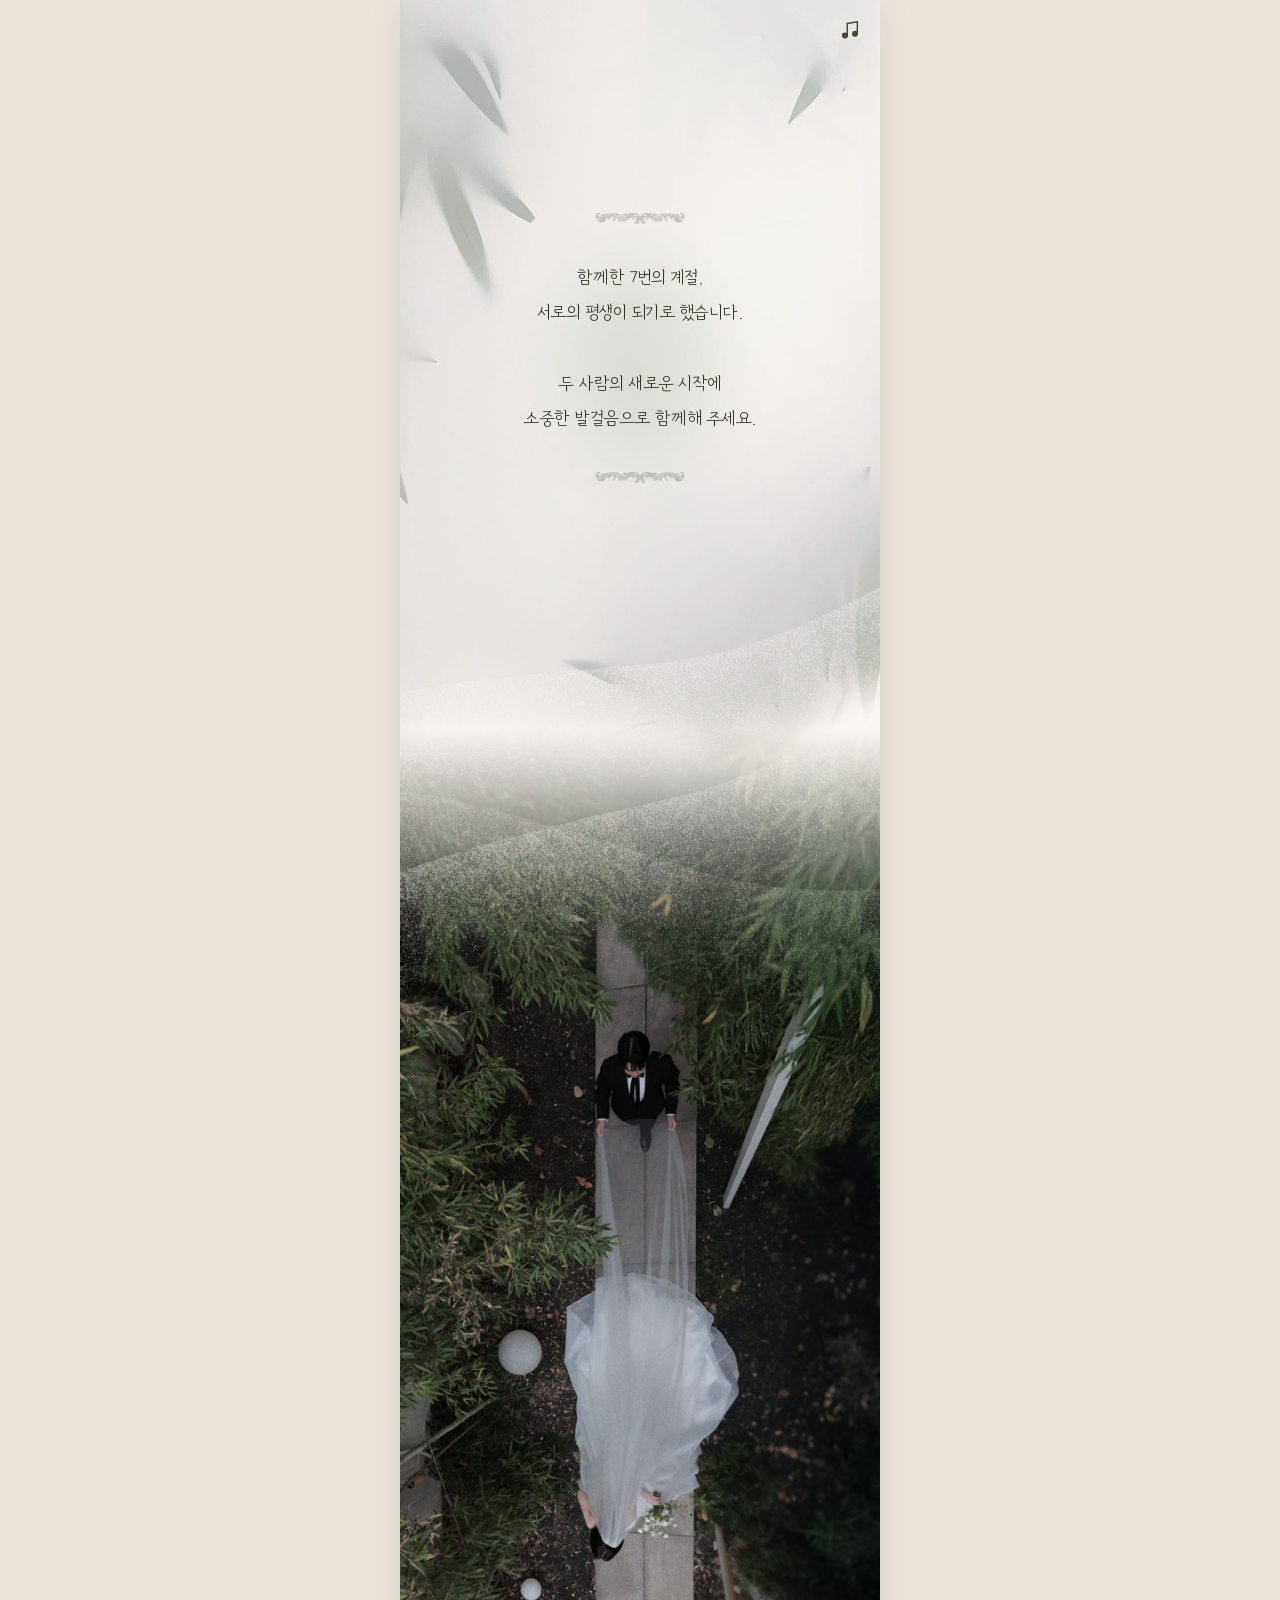
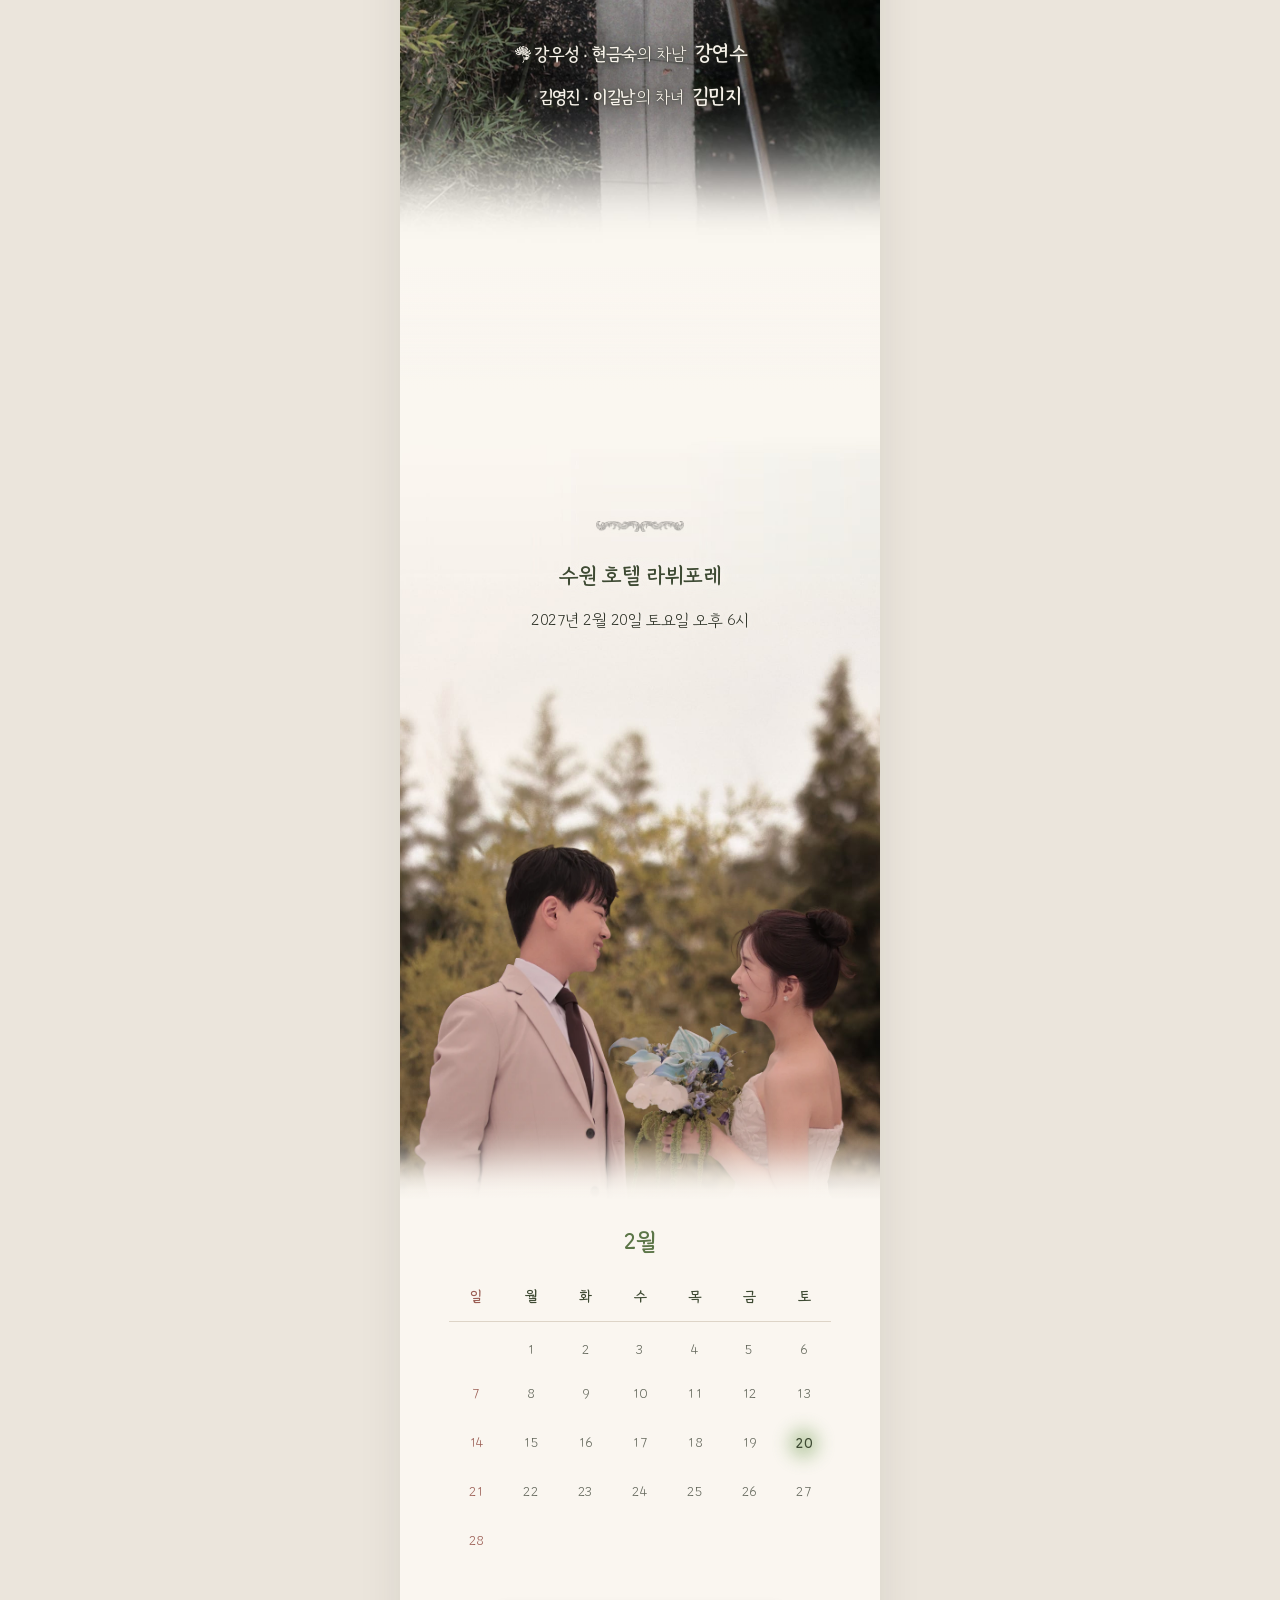
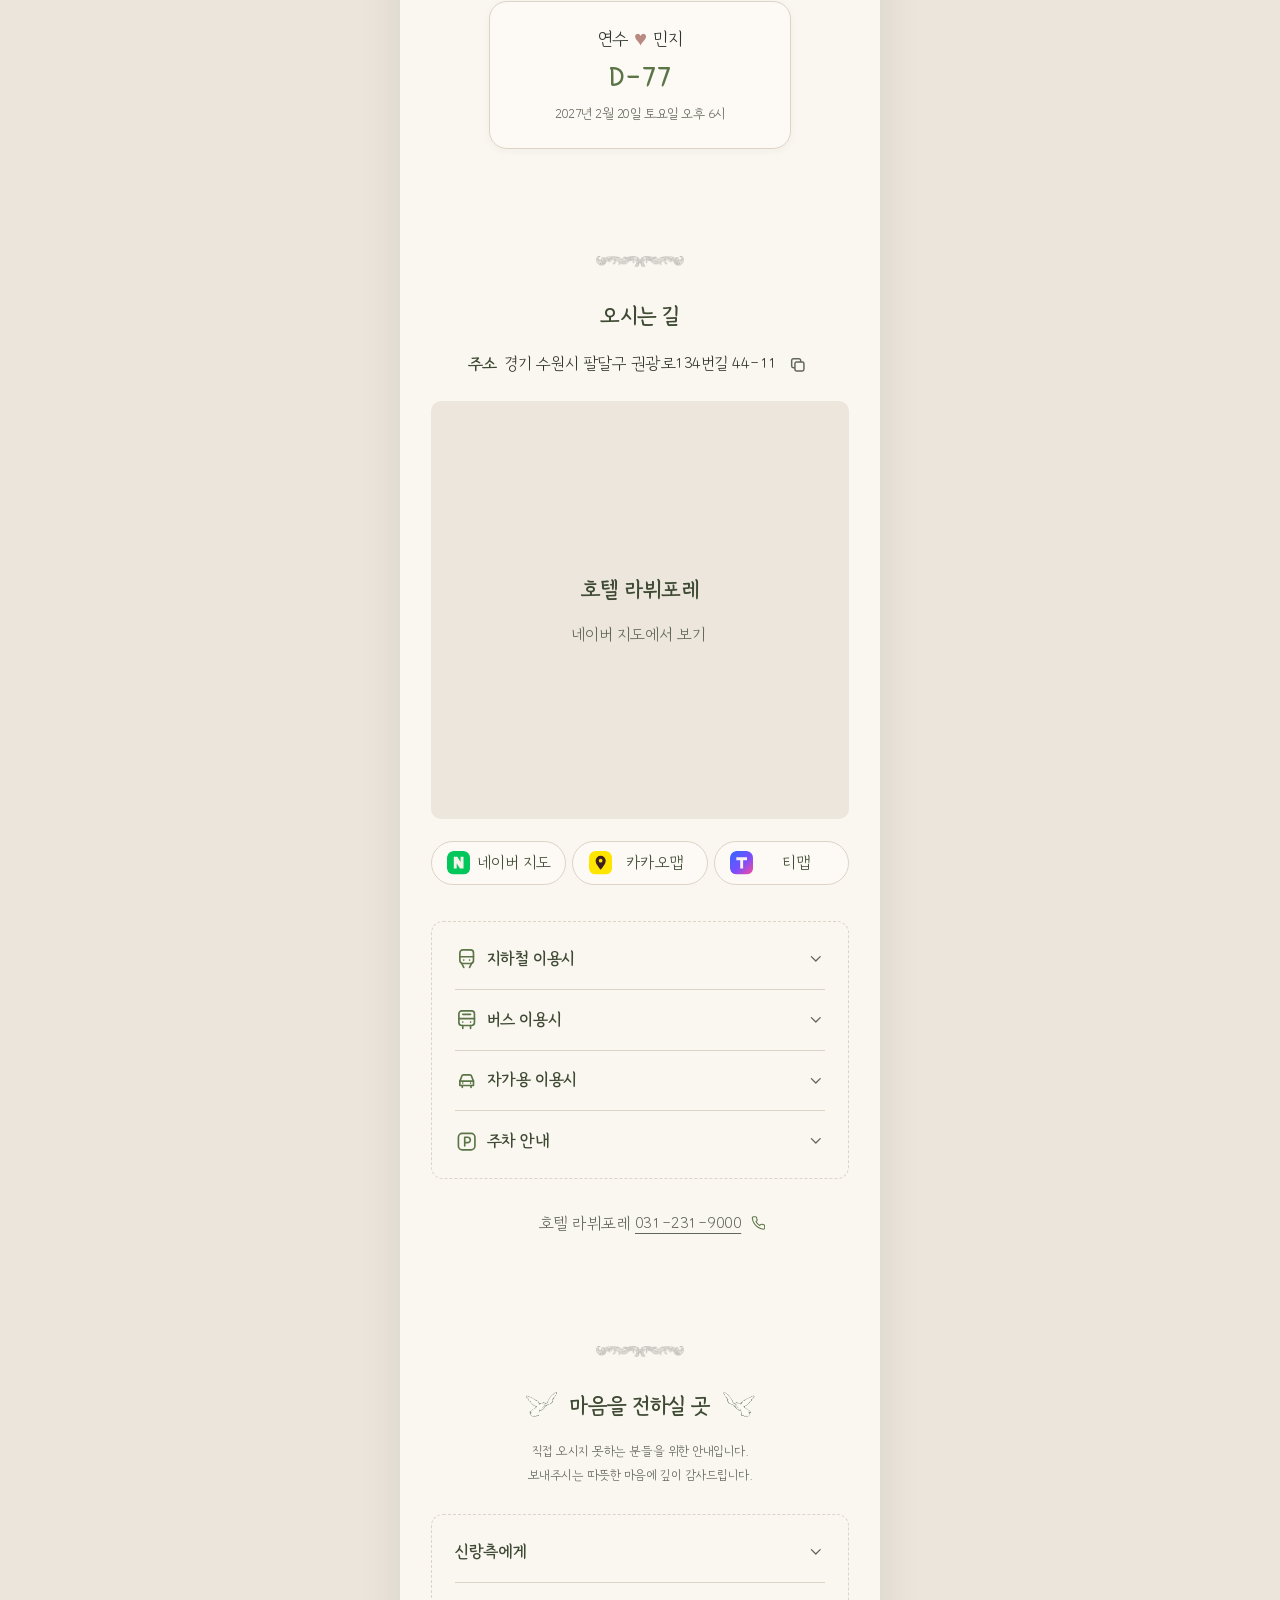
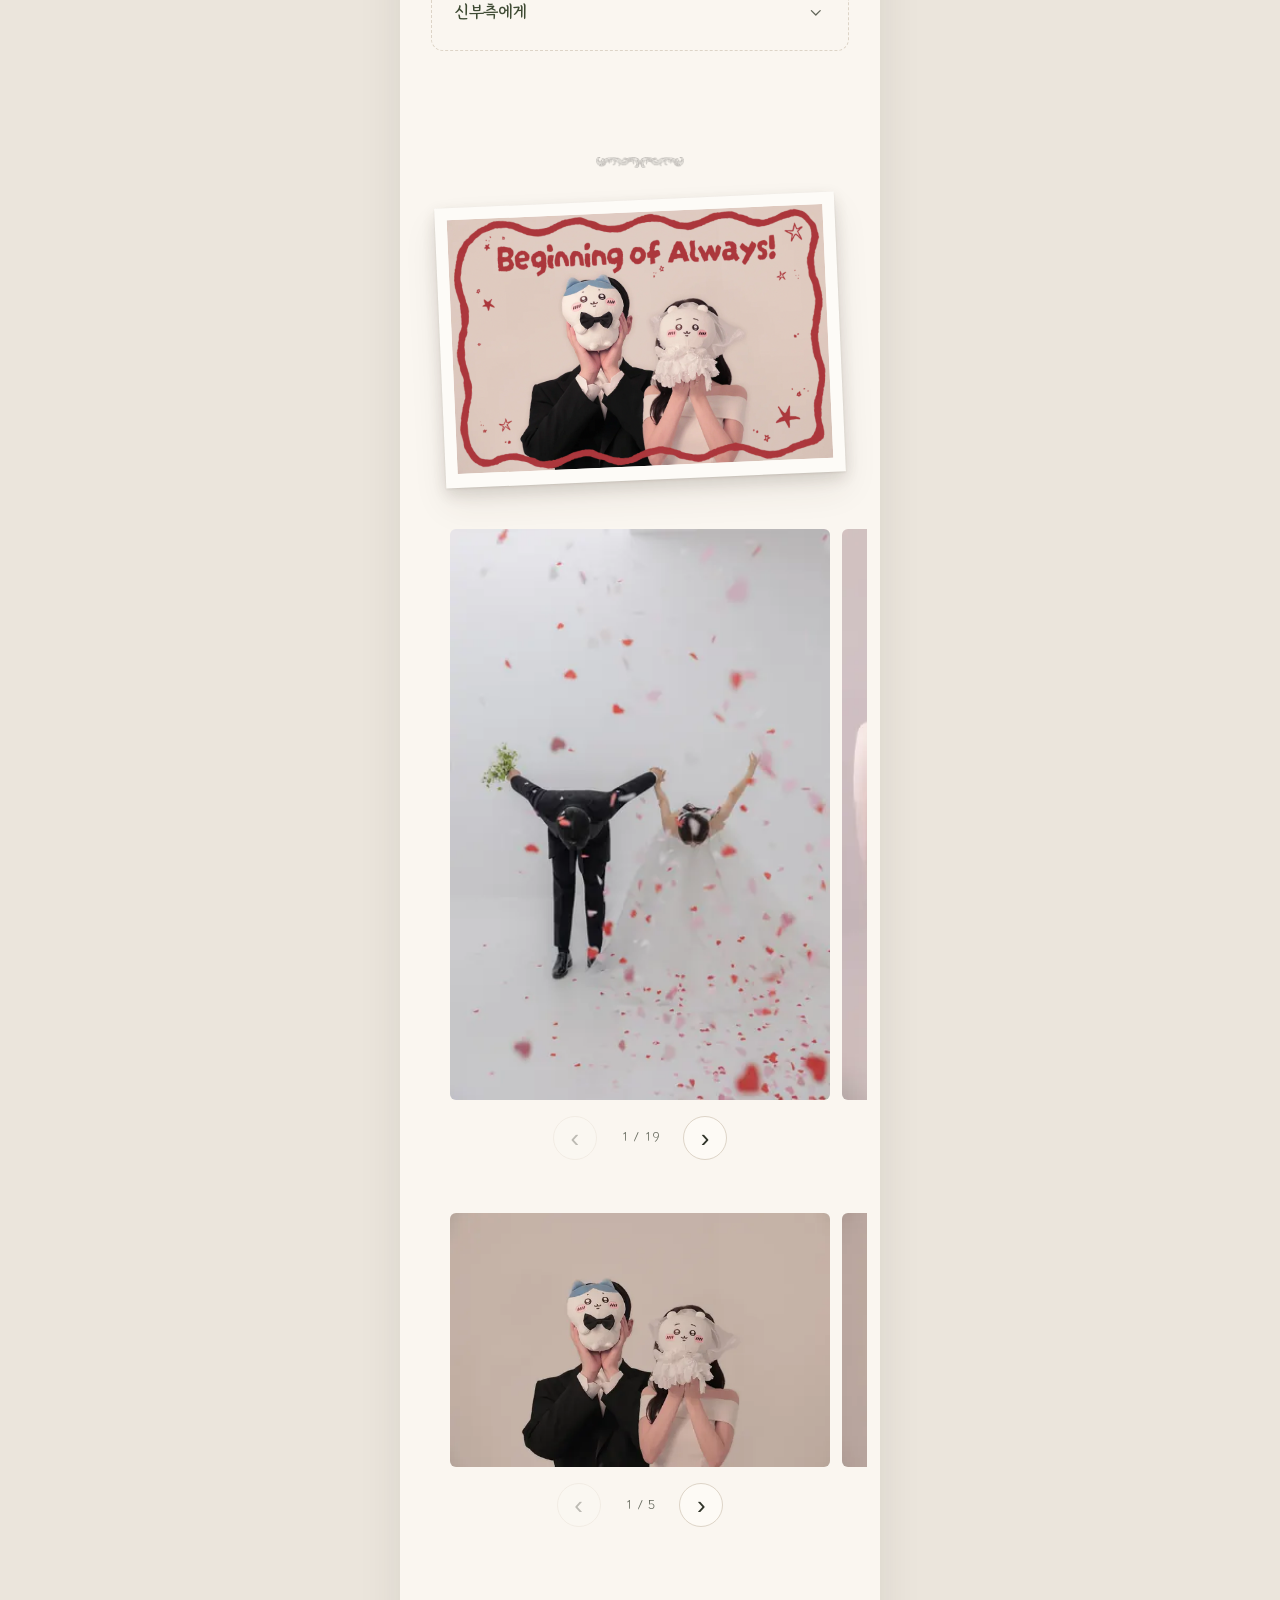
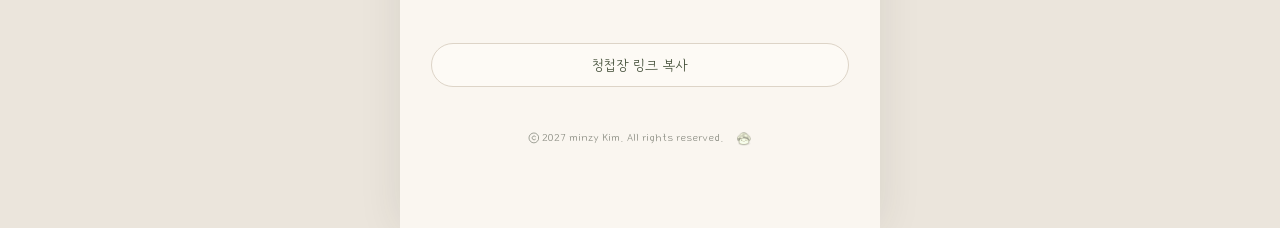
<file: web/index.html>
<!doctype html>
<html lang="ko">
<head>
<meta charset="utf-8">
<script>if (new URLSearchParams(location.search).get('v') === '2') document.documentElement.classList.add('invitation-v2');</script>
<style>html.invitation-v2 .hero .names .flower { display: none; }</style>
<script src="components/maple-entry.js"></script>
<link rel="stylesheet" href="components/maple-entry.css">
<meta name="viewport" content="width=device-width, initial-scale=1, viewport-fit=cover">
<title>강연수 ♥ 김민지</title>
<meta name="description" content="2027년 2월 20일 토요일 오후 6시, 수원 호텔 라뷔포레">
<meta property="og:type" content="website">
<meta property="og:title" content="강연수 ♥ 김민지">
<meta property="og:description" content="2027년 2월 20일 토요일 오후 6시 · 수원 호텔 라뷔포레">
<!-- og:image must be an absolute URL for KakaoTalk etc. — swap the host when the site moves to real hosting -->
<meta property="og:image" content="https://yoga-tournament-concerning-annually.trycloudflare.com/img/og.jpg?v=3">
<meta property="og:image:width" content="1200">
<meta property="og:image:height" content="811">
<meta name="theme-color" content="#faf6f0">
<link rel="preload" href="fonts/GangwonEdu-Opening.woff2" as="font" type="font/woff2" crossorigin>
<script>document.documentElement.classList.add('opening-font-pending');</script>

<style>
  @font-face { font-family: "GangwonEduOpening"; font-weight: 300; font-display: swap; ascent-override: 86%; descent-override: 14%; src: url("fonts/GangwonEdu-Opening.woff2") format("woff2"); }
  @font-face { font-family: "GangwonEdu"; font-weight: 300; font-display: swap; ascent-override: 86%; descent-override: 14%; src: url("fonts/GangwonEdu-Light.woff2") format("woff2"), url("fonts/GangwonEdu-Light.woff") format("woff"); }
  @font-face { font-family: "GangwonEdu"; font-weight: 700; font-display: swap; ascent-override: 86%; descent-override: 14%; src: url("fonts/GangwonEdu-Bold.woff2") format("woff2"), url("fonts/GangwonEdu-Bold.woff") format("woff"); }

  :root {
    /* palette — warm cream + sage, no pure black/white */
    --page: #faf6f0;        /* page background */
    --outer: #ebe5dc;       /* outside the 480px column */
    --surface: #fdfaf5;     /* buttons */
    --line: #ddd4c7;        /* borders, dividers */
    --ink: #2f3328;         /* body text 12:1 */
    --ink-strong: #3e4a33;  /* titles 8.7:1 */
    --muted: #62665a;       /* secondary text 5.5:1 */
    --accent: #5b7547;      /* sage text 4.8:1 */
    --accent-fill: #5f7a4c; /* sage fills behind cream text */
    --day-fill: var(--accent); /* wedding-day circle in the D-day colour; takes light text */
    --sun: #9a5d53;         /* sunday 4.8:1 */
    --on-dark: #f7f2ea;     /* text on photos / dark fills */
    --shade: 47, 51, 40;    /* rgb of --ink for shadows */
    /* 1 design px (PSD is 1080 wide) */
    --u: calc(min(100vw, 480px) / 1080);
    /* readable type scale with phone floors */
    --fs-body: max(15px, calc(var(--u) * 42));
    --fs-small: max(13px, calc(var(--u) * 36));
    --fs-title: max(19px, calc(var(--u) * 54));
  }
  * { box-sizing: border-box; margin: 0; padding: 0; }
  html { -webkit-text-size-adjust: 100%; }
  body {
    background: var(--outer);
    color: var(--ink);
    font-family: "GangwonEdu", "Apple SD Gothic Neo", "Noto Sans KR", sans-serif;
    font-weight: 300;
    line-height: 1.7;
    letter-spacing: -0.03em; /* GangwonEdu sets wide; tighten the whole page a touch */
    word-break: keep-all;
  }
  .page {
    width: min(100vw, 480px);
    margin: 0 auto;
    background: var(--page);
    overflow: hidden; overflow: clip;
    box-shadow: 0 0 40px rgba(var(--shade), .1);
  }

  /* ---------- Hero (PSD 0–4200) ---------- */
  .hero {
    position: relative; aspect-ratio: 1080 / 4200; overflow: hidden; overflow: clip; /* clip: never becomes a scroll container */
    background: var(--page) url("img/hero.jpg") center top / 100% auto no-repeat;
  }
  .hero .orn { position: absolute; left: 50%; margin: 0; transform: translateX(-50%); }
  .hero .poem {
    font-family: "GangwonEduOpening", "GangwonEdu", sans-serif;
    min-height: 9em; opacity: 1; transition: opacity 1.2s ease;
    position: absolute; left: 0; right: 0; top: calc(var(--u) * 585);
    text-align: center; font-size: calc(var(--u) * 44); line-height: 1.8; color: var(--ink);
  }
  .hero .poem p + p { margin-top: 1.8em; }
  html.opening-font-pending .hero .poem { opacity: 0; transition: none; }
  .hero .names {
    position: absolute; left: 0; right: 0; top: calc(var(--u) * 3740 - 30px);
    text-align: center; color: var(--on-dark);
    /* no dark box behind the names any more (Rectangle 4 removed from hero.jpg) — a layered soft shade instead */
    text-shadow: 0 0 2px rgba(var(--shade), .75), 0 1px 6px rgba(var(--shade), .65), 0 0 16px rgba(var(--shade), .55), 0 0 32px rgba(var(--shade), .35);
    font-size: calc(var(--u) * 44); line-height: 1.9;
  }
  .names .line { white-space: nowrap; }
  .names b { font-weight: 700; }
  .names .who { font-weight: 700; font-size: 1.15em; margin-left: .35em; }
  /* inline so it travels with the text; negative margin cancels its width so the text stays centred */
  .names .flower {
    display: inline-block; vertical-align: middle; position: relative; top: -.08em;
    width: .8em; height: .9em; margin: 0 .15em 0 -.95em; /* image is 113×160, drawn a little flatter than its own ratio */
    filter: drop-shadow(0 0 3px rgba(var(--shade), .7)) drop-shadow(0 1px 8px rgba(var(--shade), .45));
  }

  /* ---------- Common section ---------- */
  section.block { padding: calc(var(--u) * 240) calc(var(--u) * 70) 0; text-align: center; }
  section.cal-sec { padding-top: 0; } /* no empty band: the photo's sky starts right where the hero fades out */
  section.block:last-of-type { padding-bottom: calc(var(--u) * 120); }
  .orn { display: block; height: auto; width: calc(var(--u) * 200); margin: 0 auto calc(var(--u) * 72); opacity: .5; }  .title { font-weight: 700; color: var(--ink-strong); font-size: var(--fs-title); line-height: 1.4; }
  .sub { font-size: var(--fs-body); color: var(--ink); margin-top: calc(var(--u) * 28); }
  .reveal {
    opacity: 0; transform: translateY(24px);
    transition: opacity 1.8s cubic-bezier(.22,.61,.36,1), transform 2s cubic-bezier(.22,.61,.36,1);
  }
  .reveal.on { opacity: 1; transform: none; }

  /* ---------- Couple photo with venue/date on top (calendar section) ----------
     Fades are plain cream gradient overlays (::before top, ::after bottom), NOT mask-image: a CSS mask over
     these large scaled layers made Chrome repeat a band of the block. */
  .duo {
    /* tall: long sky running up into the hero's cream. The bottom is trimmed by RAISE so the couple
       (anchored to the bottom) sits higher, while the forest and heading are pushed back down by RAISE. */
    --extra: 0px;   /* (spare) extra photo height at the bottom */
    --raise: calc(90px - var(--extra));
    position: relative; height: calc(var(--u) * 2300 - var(--raise)); overflow: hidden; overflow: clip;
    margin: 0 calc(var(--u) * -70) calc(var(--u) * -40); /* full-bleed past section padding */
  }
  .duo::before, .duo::after { content: ""; position: absolute; left: 0; right: 0; z-index: 1; pointer-events: none; }
  .duo::before { /* top: page cream easing out (smoothstep) */
    top: -1px; height: 14%;
    background: linear-gradient(to bottom, var(--page) 0%, rgba(250,246,240,.97) 12%, rgba(250,246,240,.87) 25%, rgba(250,246,240,.7) 38%, rgba(250,246,240,.5) 50%, rgba(250,246,240,.3) 62%, rgba(250,246,240,.13) 75%, rgba(250,246,240,.03) 88%, rgba(250,246,240,0) 100%);
  }
  .duo::after { /* bottom: couple is cut at the waist, ease into the page */
    bottom: -1px; height: 9%; /* short fade: hides the chest-level cut, shows as much body as the photo has */
    background: linear-gradient(to bottom, rgba(250,246,240,0) 0%, rgba(250,246,240,.03) 12%, rgba(250,246,240,.13) 25%, rgba(250,246,240,.3) 38%, rgba(250,246,240,.5) 50%, rgba(250,246,240,.7) 62%, rgba(250,246,240,.87) 75%, rgba(250,246,240,.97) 88%, var(--page) 100%);
  }
  .duo > img { position: absolute; left: 0; bottom: 0; width: 100%; height: auto; aspect-ratio: 1080 / 1667; }
  .duo > img { transform-origin: 50% 100%; scale: 1.08; } /* people a bit larger, anchored at the bottom */
  .duo > .bg { scale: 1.13; translate: -15px calc(var(--raise) - 87px); } /* forest enlarged on its own so the treeline rises high above the couple */
  /* couple a bit smaller (1.08 → 1.02) scaled around head height (≈51.6% of the image) so the heads stay put;
     nudged left for optical centring, then 5px back to the right */
  .duo .couple { scale: 1.02; transform-origin: 50% 51.6%; translate: calc(-1.75% + 5px) calc(-1 * var(--extra)); }
  /* Trigger at the couple's head level, below the photo's transparent sky. */
  .couple-trigger { position: absolute; left: 50%; bottom: calc(var(--u) * 800); width: 1px; height: 1px; pointer-events: none; }
  .duo .head { position: absolute; left: 0; right: 0; bottom: calc(var(--u) * 1535 - 30px - var(--raise)); z-index: 2; } /* treetops sit at 765/2300; heading ends 30px below them (over the treetops) */
  .duo .head .orn { margin-bottom: calc(var(--u) * 60); filter: drop-shadow(0 0 3px rgba(250,246,240,.9)); opacity: .7; }
  /* soft cream halo so the dark text stays legible where it overlaps the treetops */
  .duo .head .title, .duo .head .sub {
    text-shadow: 0 0 2px rgba(250,246,240,.95), 0 0 8px rgba(250,246,240,.9), 0 0 18px rgba(250,246,240,.75);
  }

  /* ---------- Calendar ---------- */
  .cal { width: calc(var(--u) * 860); margin: calc(var(--u) * 90) auto 0; }
  .cal .month { color: var(--accent); font-weight: 700; font-size: max(20px, calc(var(--u) * 58)); margin-bottom: calc(var(--u) * 40); }
  .cal table { width: 100%; border-collapse: collapse; table-layout: fixed; }
  .cal th {
    font-weight: 700; font-size: var(--fs-small); color: var(--ink-strong);
    padding-bottom: calc(var(--u) * 24); border-bottom: 1px solid var(--line);
  }
  .cal th:first-child { color: var(--sun); }
  .cal tbody tr:first-child td { padding-top: calc(var(--u) * 20); }
  .cal td { font-size: var(--fs-small); color: var(--muted); height: max(40px, calc(var(--u) * 110)); line-height: 1; }
  .cal td.sun { color: var(--sun); }
  .cal td.day span {
    display: inline-flex; align-items: center; justify-content: center;
    width: max(32px, calc(var(--u) * 88)); height: max(32px, calc(var(--u) * 88)); border-radius: 50%;
    position: relative; isolation: isolate; color: var(--ink-strong); font-weight: 700; /* dark: the 50% circle is too light for ivory text */
  }
  /* softly blurred circle behind a sharp number */
  .cal td.day span::before {
    content: ""; position: absolute; inset: 5px; z-index: -1; border-radius: 50%; /* smaller core, spread out by the heavy blur */
    background: var(--day-fill); filter: blur(9px) saturate(1.25) brightness(1.3); opacity: .45; /* same hue as D-day, punchier */
  }
  /* D-day widget */
  .dday {
    margin: calc(var(--u) * 80) auto 0; width: calc(var(--u) * 680);
    padding: calc(var(--u) * 44) calc(var(--u) * 40) calc(var(--u) * 48);
    background: var(--surface); border: 1px solid var(--line); border-radius: 18px;
    box-shadow: 0 2px 8px rgba(var(--shade), .045);
  }
  .dd-who { font-size: max(16px, calc(var(--u) * 48 - 1px)); color: var(--ink); }
  .dd-heart { color: #b98a82; font-size: .9em; }
  .dd-when { margin-top: calc(var(--u) * 14); font-size: max(13px, calc(var(--u) * 32 + 1px)); color: var(--muted); white-space: nowrap; }
  .dd-badge {
    margin-top: calc(var(--u) * 10); font-weight: 700; color: var(--accent);
    font-size: max(24px, calc(var(--u) * 70)); line-height: 1.1;
  }

  /* ---------- Map ---------- */
  .addr { font-size: var(--fs-body); color: var(--ink); }
  .title + .addr { margin-top: calc(var(--u) * 36); }
  /* the address is nearly full-width, so its copy button sits inline (wraps under it on very narrow phones) */
  .addr > span { display: inline-flex; align-items: center; justify-content: center; flex-wrap: wrap; }
  /* icon-only copy button, centred on the text line */
  .copy.icon { width: 1.6em; height: 1.6em; padding: 0; border: 0; background: none; border-radius: 6px; font-size: 1em; }
  .addr .copy.icon { position: static; transform: none; display: inline-flex; margin-left: .3em; }
  .acc .copy.icon { left: calc(100% + .35em); }
  .copy.icon:active { background: #ece6dd; }
  .copy.icon svg { width: 1.05em; height: 1.05em; fill: none; stroke: var(--muted); stroke-width: 1.8; stroke-linejoin: round; }
  .addr b { font-weight: 700; color: var(--ink-strong); margin-right: .4em; }
  .map {
    display: block; width: 100%; aspect-ratio: 1 / 1; margin: calc(var(--u) * 60 - 6px) auto 0;
    border-radius: 10px; overflow: hidden; background: #ece6dd;
  }
  .map-fallback {
    height: 100%; display: flex; flex-direction: column; align-items: center; justify-content: center; gap: calc(var(--u) * 20);
    color: var(--muted); font-size: var(--fs-body); text-decoration: none;
  }
  .map-fallback b { color: var(--ink-strong); font-weight: 700; font-size: var(--fs-title); }
  .map-label {
    background: var(--ink-strong); color: var(--on-dark); font-family: "GangwonEdu", sans-serif; font-weight: 700;
    font-size: 14px; line-height: 1; padding: 8px 12px; border-radius: 6px; white-space: nowrap; transform: translate(-50%, -150%);
    box-shadow: 0 2px 8px rgba(var(--shade), .25);
  }
  .btns {
    display: grid; grid-template-columns: repeat(3, 1fr); gap: calc(var(--u) * 14);
    width: calc(var(--u) * 960); max-width: 100%; margin: calc(var(--u) * 50) auto 0; /* one row: 네이버 지도 · 카카오맵 · 티맵 */
  }
  .btns .btn { font-size: var(--fs-body); padding: 0 calc(var(--u) * 10); gap: .35em; white-space: nowrap; }
  /* every label gets the longest label's width → logo+label groups are the same size, centred in each button */
  .btns .btn .t { min-width: 3.9em; text-align: center; } /* 3.9em = longest label (네이버 지도); shorter ones centre in that slot */
  .btn {
    font: inherit; font-size: var(--fs-small); color: var(--ink-strong); text-decoration: none; cursor: pointer;
    background: var(--surface); border: 1px solid var(--line); border-radius: 999px;
    display: inline-flex; align-items: center; justify-content: center; gap: .5em; line-height: 1;
    height: max(38px, calc(var(--u) * 100)); padding: 0 calc(var(--u) * 32); -webkit-tap-highlight-color: transparent;
  }
  .btn:active { background: #f1ebe2; }
  .btn .logo { width: 1.25em; height: 1.25em; flex: none; border-radius: 28%; }
  .btn .logo.icon { border-radius: 0; }
  .tel { margin-top: calc(var(--u) * 64); font-size: var(--fs-body); color: var(--muted); }
  .tel a { color: inherit; text-underline-offset: 3px; }
  .tel > span { position: relative; }
  .tel .call {
    position: absolute; left: calc(100% + .5em); top: 50%; transform: translateY(-50%);
    display: inline-flex; align-items: center; justify-content: center;
    width: .8em; height: .8em; -webkit-tap-highlight-color: transparent;
  }
  .tel .call::after { content: ""; position: absolute; inset: -12px; } /* bigger tap area */
  .tel .call:active { opacity: .6; }
  .tel .call svg { width: 100%; height: 100%; fill: none; stroke: var(--accent); stroke-width: 1.7; stroke-linecap: round; stroke-linejoin: round; }

  /* ---------- Directions ---------- */
  .way {
    margin-top: calc(var(--u) * 80); padding: calc(var(--u) * 16) calc(var(--u) * 52);
    border: 1.5px dashed var(--line); border-radius: 12px; text-align: left;
  }
  /* each item folds on its own; closed by default, tap the row to open */
  .way details + details { border-top: 1px solid var(--line); }
  .way summary {
    display: flex; align-items: center; justify-content: space-between; gap: .5em;
    padding: calc(var(--u) * 40) 0; cursor: pointer; list-style: none; -webkit-tap-highlight-color: transparent;
  }
  .way summary::-webkit-details-marker { display: none; }
  .way .chev { width: 1.1em; height: 1.1em; flex: none; fill: none; stroke: var(--muted); stroke-width: 1.8; stroke-linecap: round; stroke-linejoin: round; transition: rotate .3s ease; }
  .way details[open] .chev { rotate: 180deg; }
  .way details.closing .chev, .accs details.closing .chev { rotate: 0deg; } /* flip back as soon as closing starts */
  .way details[open] > ul { padding-bottom: calc(var(--u) * 44); }
  .way h3 {
    display: flex; align-items: center; gap: .45em;
    font-weight: 700; color: var(--ink-strong); font-size: var(--fs-body); line-height: 1.3;
  }
  .way h3 svg { width: 1.25em; height: 1.25em; flex: none; fill: none; stroke: var(--accent); stroke-width: 1.7; stroke-linecap: round; stroke-linejoin: round; }
  .way ul { list-style: none; padding-left: 1.7em; }
  .way li { font-size: var(--fs-small); color: var(--ink); line-height: 1.65; word-break: keep-all; }
  .way li + li { margin-top: calc(var(--u) * 14); }
  .way li.note { color: var(--muted); }
  .way .stop { display: block; }
  .way .lines { display: block; color: var(--accent); padding-left: 1.5em; }
  .way .mark {
    display: inline-flex; align-items: center; justify-content: center; width: 1.35em; height: 1.35em; margin-right: .4em;
    border: 1px solid var(--accent); border-radius: 50%; color: var(--accent); font-weight: 700; font-size: .8em; line-height: 1; vertical-align: .1em;
  }

  /* ---------- Accounts ---------- */
  /* a dove on each side of the heading, both flying toward the text (same width → text stays centred) */
  .dove { display: inline-block; width: 1.35em; height: auto; vertical-align: middle; margin: 0 .5em; position: relative; top: -.15em; }
  .dove.flip { scale: -1 1; }
  .acc-note { margin-top: calc(var(--u) * 36); font-size: max(12px, calc(var(--u) * 32)); line-height: 1.7; color: var(--muted); opacity: .8; }
  .acc-note + .accs { margin-top: calc(var(--u) * 60); }
  /* two folding groups (신랑측에게 / 신부측에게), closed by default — same look as the directions box */
  .accs {
    margin-top: calc(var(--u) * 80); padding: calc(var(--u) * 16) calc(var(--u) * 52);
    border: 1.5px dashed var(--line); border-radius: 12px;
  }
  .acc + .acc { border-top: 1px solid var(--line); }
  .acc summary {
    display: flex; align-items: center; justify-content: space-between; gap: .5em;
    padding: calc(var(--u) * 40) 0; cursor: pointer; list-style: none; -webkit-tap-highlight-color: transparent;
  }
  .acc summary::-webkit-details-marker { display: none; }
  .acc h3 { font-weight: 700; color: var(--ink-strong); font-size: var(--fs-body); line-height: 1.3; }
  .acc .chev { width: 1.1em; height: 1.1em; flex: none; fill: none; stroke: var(--muted); stroke-width: 1.8; stroke-linecap: round; stroke-linejoin: round; transition: rotate .3s ease; }
  .acc[open] .chev { rotate: 180deg; }
  .acc[open] > ul { padding-bottom: calc(var(--u) * 36); }
  .acc li { list-style: none; padding: calc(var(--u) * 20) 0; white-space: nowrap; text-align: center; }
  /* two lines per holder: "role  name" then "bank number [복사]" */
  .acc .who { display: block; font-size: var(--fs-body); color: var(--ink); margin-bottom: calc(var(--u) * 8); }
  .acc .role { font-style: normal; font-size: var(--fs-small); color: var(--muted); margin-right: .45em; }
  .acc .num { position: relative; display: inline-block; font-size: var(--fs-small); color: var(--muted); }
  .copy {
    font: inherit; font-size: max(12px, calc(var(--u) * 30)); color: var(--muted); background: var(--surface); cursor: pointer;
    position: absolute; left: calc(100% + .7em); top: 50%; transform: translateY(-50%); white-space: nowrap;
    display: inline-flex; align-items: center; justify-content: center; line-height: 1;
    height: max(26px, calc(var(--u) * 70)); padding: 0 .8em;
    border: 1px solid var(--line); border-radius: 6px;
  }

  /* ---------- Gallery ---------- */
  /* printed-photo card above the gallery: off-white border, slight tilt, soft drop shadow */
  .snap {
    margin: 0 auto calc(var(--u) * 110); width: calc(var(--u) * 900);
    padding: calc(var(--u) * 26) calc(var(--u) * 26) calc(var(--u) * 30);
    background: #fdfbf7; rotate: -2.5deg;
    box-shadow: 0 1px 2px rgba(60,52,40,.10), 0 calc(var(--u) * 14) calc(var(--u) * 36) rgba(60,52,40,.16), 0 calc(var(--u) * 40) calc(var(--u) * 80) rgba(60,52,40,.08);
  }
  .snap-in { position: relative; aspect-ratio: 1080 / 730; overflow: hidden; }
  .snap-in::after { content: ""; position: absolute; inset: 0; background: url("img/noise.png") repeat; background-size: 128px 128px; mix-blend-mode: overlay; opacity: .04; pointer-events: none; }
  .snap img { position: absolute; inset: 0; width: 100%; height: 100%; display: block;
    -webkit-user-drag: none; user-select: none; -webkit-user-select: none; -webkit-touch-callout: none; pointer-events: none; }

  .gallery { --slide-size: 84%; display: flex; gap: 12px; margin: 0 calc(var(--u) * -40); overflow-x: auto; scroll-snap-type: x mandatory; scroll-behavior: smooth; scrollbar-width: none; -webkit-overflow-scrolling: touch; }
  .gallery::-webkit-scrollbar { display: none; }
  .gallery button { flex: 0 0 var(--slide-size); padding: 0; border: 0; background: #ece6dd; aspect-ratio: 3 / 2; overflow: hidden; cursor: zoom-in; border-radius: 6px; scroll-snap-align: center; }
  .gallery--portrait button { aspect-ratio: 2 / 3; }
  .gallery::before, .gallery::after { content: ""; flex: 0 0 calc((100% - var(--slide-size)) / 2 - 12px); }
  .gallery img { display: block; width: 100%; height: 100%; object-fit: cover; }
  .gallery { cursor: grab; touch-action: pan-x pan-y; }
  .gallery.is-dragging { cursor: grabbing; scroll-snap-type: none; scroll-behavior: auto; user-select: none; }
  .gallery.is-dragging button { cursor: grabbing; }
  .gallery-group + .gallery-group { margin-top: calc(var(--u) * 120); }
  .gallery-controls { display: flex; align-items: center; justify-content: center; gap: 24px; margin-top: 16px; color: var(--muted); font-size: var(--fs-small); }
  .gallery-controls button { width: 44px; height: 44px; border: 1px solid var(--line); border-radius: 50%; background: var(--surface); color: var(--ink); font-size: 26px; cursor: pointer; }
  .gallery-controls button:disabled { opacity: .3; cursor: default; }
  @media (prefers-reduced-motion: reduce) { .gallery { scroll-behavior: auto; } }
  .lightbox {
    position: fixed; inset: 0; z-index: 50; background: rgba(var(--shade), .97);
    display: flex; align-items: center; justify-content: center; touch-action: pan-y;
  }
  .lightbox[hidden] { display: none; }
  .lb-img { max-width: 100vw; max-height: 86vh; object-fit: contain; user-select: none; -webkit-user-drag: none; }
  .lightbox button { position: absolute; background: none; border: 0; padding: 10px; cursor: pointer; -webkit-tap-highlight-color: transparent; }
  .lightbox svg { width: 26px; height: 26px; fill: none; stroke: var(--on-dark); stroke-width: 1.6; stroke-linecap: round; stroke-linejoin: round; display: block; }
  .lb-close { top: max(10px, env(safe-area-inset-top)); right: 8px; }
  .lb-prev { left: 4px; top: 50%; translate: 0 -50%; }
  .lb-next { right: 4px; top: 50%; translate: 0 -50%; }
  .lb-count { position: absolute; bottom: max(18px, env(safe-area-inset-bottom)); left: 0; right: 0; text-align: center; color: var(--on-dark); font-size: 13px; letter-spacing: .1em; opacity: .8; }

  /* discourage saving photos: no drag, no long-press "save image" callout, taps go to the parent instead */
  .duo img, .gallery img, .lb-img {
    -webkit-user-drag: none; user-select: none; -webkit-user-select: none; -webkit-touch-callout: none; pointer-events: none;
  }

  footer { text-align: center; padding: calc(var(--u) * 140) calc(var(--u) * 70) calc(var(--u) * 180); }
  footer .btn { width: 100%; }
  footer .copyright { margin-top: calc(var(--u) * 90); font-size: max(11px, calc(var(--u) * 28)); color: var(--muted); opacity: .75; letter-spacing: 0; }
  footer .copyright .c { width: .95em; height: .95em; vertical-align: -.12em; fill: none; stroke: currentColor; stroke-width: 1.6; stroke-linecap: round; } /* GangwonEdu has no © glyph: drawn so it matches on every device */

  .toast {
    position: fixed; left: 50%; bottom: 40px; transform: translate(-50%, 20px); opacity: 0;
    background: rgba(var(--shade), .92); color: var(--on-dark); font-size: 14px; line-height: 1.4; padding: 11px 20px; border-radius: 999px;
    transition: opacity .25s, transform .25s; pointer-events: none; white-space: nowrap;
  }
  .toast.show { opacity: 1; transform: translate(-50%, 0); }

  @media (prefers-reduced-motion: reduce) { .reveal { transform: none; transition: opacity .45s ease; } }

  /* BGM toggle: top-right corner of the 480px column */
  .bgm {
    position: fixed; z-index: 40; top: calc(env(safe-area-inset-top, 0px) + 12px); right: max(12px, calc((100% - 480px) / 2 + 12px));
    width: 36px; height: 36px; padding: 0; cursor: pointer; background: none; border: 0;
    display: grid; place-items: center; color: var(--ink-strong); -webkit-tap-highlight-color: transparent;
  }
  .bgm svg { width: 22px; height: 22px; filter: drop-shadow(0 0 2px rgba(250,246,240,.9)); fill: none; stroke: currentColor; stroke-width: 1.6; stroke-linecap: round; stroke-linejoin: round; }
  .bgm svg circle { fill: currentColor; } /* solid note heads */
  .bgm .off { display: none; }
  .bgm[aria-pressed="false"] .on { display: none; }
  .bgm[aria-pressed="false"] .off { display: block; }
</style>
</head>
<body>
<button class="bgm" id="bgm" type="button" aria-pressed="false" aria-label="배경음악 켜기">
  <svg class="on" viewBox="0 0 24 24" aria-hidden="true"><path d="M9 18V5l11-2v13"/><circle cx="6.5" cy="18" r="2.5"/><circle cx="17.5" cy="16" r="2.5"/></svg>
  <svg class="off" viewBox="0 0 24 24" aria-hidden="true"><path d="M9 18V5l11-2v13"/><circle cx="6.5" cy="18" r="2.5"/><circle cx="17.5" cy="16" r="2.5"/><path d="M3 3l18 18"/></svg>
</button>
<audio id="bgmAudio" data-src="audio/borderless.mp3" loop preload="none"></audio>
<main class="page">

  <!-- 포스터 인트로 -->
  <header class="hero" id="hero">
    <img class="orn" src="img/ornament.png" width="720" height="90" alt="" style="top: calc(var(--u) * 480)">
    <img class="orn" src="img/ornament.png" width="720" height="90" alt="" style="top: calc(var(--u) * 1061)">
    <div class="poem">
      <p>함께한 7번의 계절,<br>서로의 평생이 되기로 했습니다.</p>
      <p>두 사람의 새로운 시작에<br>소중한 발걸음으로 함께해 주세요.</p>
    </div>
    <div class="names reveal">
      <div class="row"><span class="line"><img class="flower" src="img/flower.png" alt=""><b>강우성</b> · <b>현금숙</b>의 차남<span class="who">강연수</span></span></div>
      <div class="row"><span class="line"><b>김영진</b> · <b>이길남</b>의 차녀<span class="who">김민지</span></span></div>
    </div>
  </header>

  <!-- 달력 -->
  <section class="block cal-sec">
    <div class="duo">
      <img class="bg" src="img/cal-bg.jpg" alt="" width="1080" height="1667" loading="lazy">
      <img class="couple reveal" src="img/cal-couple.webp" alt="마주 보며 웃는 신랑 신부" width="1080" height="1667" loading="lazy">
      <span class="couple-trigger" aria-hidden="true"></span>
      <div class="head reveal">
        <img class="orn" src="img/ornament.png" width="720" height="90" alt="">
        <h2 class="title">수원 호텔 라뷔포레</h2>
        <p class="sub">2027년 2월 20일 토요일 오후 6시</p>
      </div>
    </div>
    <div class="cal reveal" id="cal"></div>
    <div class="dday reveal" id="dday">
      <p class="dd-who">연수 <span class="dd-heart">♥</span> 민지</p>
      <p class="dd-badge">D-0</p>
      <p class="dd-when">2027년 2월 20일 토요일 오후 6시</p>
    </div>
  </section>

  <!-- 지도 -->
  <section class="block">
    <img class="orn" src="img/ornament.png" width="720" height="90" alt="">
    <h2 class="title reveal">오시는 길</h2>
    <p class="addr reveal"><span><b>주소</b>경기 수원시 팔달구 권광로134번길 44-11<button class="copy icon" data-copy="경기 수원시 팔달구 권광로134번길 44-11" aria-label="주소 복사"><svg viewBox="0 0 24 24" aria-hidden="true"><rect x="8.5" y="8.5" width="11" height="11" rx="2"/><path d="M15.5 8.5V6.5a2 2 0 0 0-2-2h-7a2 2 0 0 0-2 2v7a2 2 0 0 0 2 2h2"/></svg></button></span></p>
    <div class="map reveal" id="map">
      <a class="map-fallback" href="https://map.naver.com/p/search/%ED%98%B8%ED%85%94%EB%9D%BC%EB%B7%94%ED%8F%AC%EB%A0%88" target="_blank" rel="noopener"><b>호텔 라뷔포레</b>네이버 지도에서 보기 ›</a>
    </div>
    <div class="btns reveal">
      <a class="btn" href="https://map.naver.com/p/search/%ED%98%B8%ED%85%94%EB%9D%BC%EB%B7%94%ED%8F%AC%EB%A0%88" target="_blank" rel="noopener"><svg class="logo" viewBox="0 0 24 24" aria-hidden="true"><rect width="24" height="24" rx="6" fill="#03c75a"/><path d="M7 6h3.6l3.4 5.2V6H17v12h-3.6L10 12.8V18H7z" fill="#f7f2ea"/></svg><span class="t">네이버 지도</span></a>
      <a class="btn" href="https://map.kakao.com/link/search/%ED%98%B8%ED%85%94%EB%9D%BC%EB%B7%94%ED%8F%AC%EB%A0%88" target="_blank" rel="noopener"><svg class="logo" viewBox="0 0 24 24" aria-hidden="true"><rect width="24" height="24" rx="6" fill="#fee500"/><path d="M12 4.8a5.2 5.2 0 0 0-5.2 5.2c0 3.8 5.2 9.2 5.2 9.2s5.2-5.4 5.2-9.2A5.2 5.2 0 0 0 12 4.8zm0 7.1a1.9 1.9 0 1 1 0-3.8 1.9 1.9 0 0 1 0 3.8z" fill="#3c1e1e"/></svg><span class="t">카카오맵</span></a>
      <button class="btn" id="tmap"><svg class="logo" viewBox="0 0 24 24" aria-hidden="true"><defs><linearGradient id="tmapg" x1="0" y1="0" x2="1" y2="1"><stop offset="0" stop-color="#2e6bff"/><stop offset=".55" stop-color="#7a4dff"/><stop offset="1" stop-color="#ff4d9a"/></linearGradient></defs><rect width="24" height="24" rx="6" fill="url(#tmapg)"/><path d="M6.5 6.5h11v3h-4V18h-3V9.5h-4z" fill="#f7f2ea"/></svg><span class="t">티맵</span></button>
    </div>
    <div class="way reveal">
      <details>
        <summary><h3><svg viewBox="0 0 24 24" aria-hidden="true"><rect x="5" y="3" width="14" height="14" rx="3"/><path d="M5 10h14M9 21l-2-4M15 21l2-4M9 13.5h.01M15 13.5h.01"/></svg>지하철 이용시</h3><svg class="chev" viewBox="0 0 24 24" aria-hidden="true"><path d="M6 9l6 6 6-6"/></svg></summary>
        <ul>
          <li>분당선 수원시청역 ▶ 1번 출구에서 도보 3분 거리</li>
          <li class="note">※ 1호선 이용시 수원역에서 분당선 환승 ▶ 수원시청역 하차</li>
        </ul>
      </details>
      <details>
        <summary><h3><svg viewBox="0 0 24 24" aria-hidden="true"><rect x="4" y="3" width="16" height="15" rx="3"/><path d="M4 11h16M8 21v-3M16 21v-3M8 14.5h.01M16 14.5h.01M8 6.5h8"/></svg>버스 이용시</h3><svg class="chev" viewBox="0 0 24 24" aria-hidden="true"><path d="M6 9l6 6 6-6"/></svg></summary>
        <ul>
          <li><span class="stop"><span class="mark">A</span>수원시청역 5번 출구, 수원시청 하차</span><span class="lines">92, 92-1, 61, 81</span></li>
          <li><span class="stop"><span class="mark">B</span>수원시청역 3번 출구, 서울보증보험 하차</span><span class="lines">3002, 4000, 80, 202</span></li>
          <li><span class="stop"><span class="mark">C</span>수원시청역 2번 출구, 벽산그랜드코아 하차</span><span class="lines">13-1, 80, 99-2, 202</span></li>
          <li><span class="stop"><span class="mark">D</span>수원시청역 1번 출구, 파비오더씨타</span><span class="lines">11-1, 61, 80, 81</span></li>
        </ul>
      </details>
      <details>
        <summary><h3><svg viewBox="0 0 24 24" aria-hidden="true"><path d="M5 17h14v-4.5l-1.8-4.6A2 2 0 0 0 15.3 6H8.7a2 2 0 0 0-1.9 1.9L5 12.5z"/><path d="M5 12.5h14M7.5 17v2M16.5 17v2M8 14.5h.01M16 14.5h.01"/></svg>자가용 이용시</h3><svg class="chev" viewBox="0 0 24 24" aria-hidden="true"><path d="M6 9l6 6 6-6"/></svg></summary>
        <ul>
          <li>영동고속도로 → 동수원IC → 수원시청 방향</li>
          <li>경부고속도로 → 수원IC → 수원시청 방향</li>
          <li class="note">※ 내비게이션 이용시<br>"경기도 수원시 팔달구 인계동 1133-7" 또는<br>"경기도 수원시 팔달구 권광로134번길 46" 입력</li>
        </ul>
      </details>
      <details>
        <summary><h3><svg viewBox="0 0 24 24" aria-hidden="true"><rect x="3.5" y="3.5" width="17" height="17" rx="4"/><path d="M10 16.5v-9h3a2.75 2.75 0 0 1 0 5.5h-3"/></svg>주차 안내</h3><svg class="chev" viewBox="0 0 24 24" aria-hidden="true"><path d="M6 9l6 6 6-6"/></svg></summary>
        <ul>
          <li>호텔 라뷔포레(구 호텔리츠)에 도착하시면 웨딩홀 정문 앞에서 주차를 안내해 드립니다.</li>
          <li>가장 가까우면서 빈자리가 있는 주차장으로 바로 안내해 드리니, 현장 안내에 따라 주세요.</li>
        </ul>
      </details>
    </div>
    <p class="tel reveal"><span>호텔 라뷔포레 <a href="tel:031-231-9000">031-231-9000</a><a class="call" href="tel:031-231-9000" aria-label="호텔 라뷔포레에 전화하기"><svg viewBox="0 0 24 24" aria-hidden="true"><path d="M22 16.92v3a2 2 0 0 1-2.18 2 19.79 19.79 0 0 1-8.63-3.07 19.5 19.5 0 0 1-6-6 19.79 19.79 0 0 1-3.07-8.67A2 2 0 0 1 4.11 2h3a2 2 0 0 1 2 1.72 12.84 12.84 0 0 0 .7 2.81 2 2 0 0 1-.45 2.11L8.09 9.91a16 16 0 0 0 6 6l1.27-1.27a2 2 0 0 1 2.11-.45 12.84 12.84 0 0 0 2.81.7A2 2 0 0 1 22 16.92z"/></svg></a></span></p>
  </section>

  <!-- 마음을 전하실 곳 -->
  <section class="block">
    <img class="orn" src="img/ornament.png" width="720" height="90" alt="">
    <h2 class="title reveal"><img class="dove flip" src="img/dove.png" width="120" height="91" alt="">마음을 전하실 곳<img class="dove" src="img/dove.png" width="120" height="91" alt=""></h2>
    <p class="acc-note reveal">직접 오시지 못하는 분들을 위한 안내입니다.<br>보내주시는 따뜻한 마음에 깊이 감사드립니다.</p>
    <div class="accs reveal">
      <details class="acc">
        <summary><h3>신랑측에게</h3><svg class="chev" viewBox="0 0 24 24" aria-hidden="true"><path d="M6 9l6 6 6-6"/></svg></summary>
        <ul>
          <li><span class="who"><em class="role">신랑 어머니</em>현금숙</span><span class="num">카카오뱅크 3333101138288<button class="copy icon" data-copy="카카오뱅크 3333101138288" aria-label="계좌번호 복사"><svg viewBox="0 0 24 24" aria-hidden="true"><rect x="8.5" y="8.5" width="11" height="11" rx="2"/><path d="M15.5 8.5V6.5a2 2 0 0 0-2-2h-7a2 2 0 0 0-2 2v7a2 2 0 0 0 2 2h2"/></svg></button></span></li>
          <li><span class="who"><em class="role">신랑</em>강연수</span><span class="num">하나은행 27889050106707<button class="copy icon" data-copy="하나은행 27889050106707" aria-label="계좌번호 복사"><svg viewBox="0 0 24 24" aria-hidden="true"><rect x="8.5" y="8.5" width="11" height="11" rx="2"/><path d="M15.5 8.5V6.5a2 2 0 0 0-2-2h-7a2 2 0 0 0-2 2v7a2 2 0 0 0 2 2h2"/></svg></button></span></li>
        </ul>
      </details>
      <details class="acc">
        <summary><h3>신부측에게</h3><svg class="chev" viewBox="0 0 24 24" aria-hidden="true"><path d="M6 9l6 6 6-6"/></svg></summary>
        <ul>
          <li><span class="who"><em class="role">신부 아버지</em>김영진</span><span class="num">농협 325-02-083786<button class="copy icon" data-copy="농협 325-02-083786" aria-label="계좌번호 복사"><svg viewBox="0 0 24 24" aria-hidden="true"><rect x="8.5" y="8.5" width="11" height="11" rx="2"/><path d="M15.5 8.5V6.5a2 2 0 0 0-2-2h-7a2 2 0 0 0-2 2v7a2 2 0 0 0 2 2h2"/></svg></button></span></li>
          <li><span class="who"><em class="role">신부 어머니</em>이길남</span><span class="num">국민 406-21-0366-228<button class="copy icon" data-copy="국민 406-21-0366-228" aria-label="계좌번호 복사"><svg viewBox="0 0 24 24" aria-hidden="true"><rect x="8.5" y="8.5" width="11" height="11" rx="2"/><path d="M15.5 8.5V6.5a2 2 0 0 0-2-2h-7a2 2 0 0 0-2 2v7a2 2 0 0 0 2 2h2"/></svg></button></span></li>
          <li><span class="who"><em class="role">신부</em>김민지</span><span class="num">국민 40660104372748<button class="copy icon" data-copy="국민 40660104372748" aria-label="계좌번호 복사"><svg viewBox="0 0 24 24" aria-hidden="true"><rect x="8.5" y="8.5" width="11" height="11" rx="2"/><path d="M15.5 8.5V6.5a2 2 0 0 0-2-2h-7a2 2 0 0 0-2 2v7a2 2 0 0 0 2 2h2"/></svg></button></span></li>
        </ul>
      </details>
    </div>
  </section>

  <!-- 갤러리 -->
  <section class="block gallery-sec" aria-label="사진 갤러리">
    <img class="orn" src="img/ornament.png" width="720" height="90" alt="">
    <figure class="snap" aria-label="Beginning of Always!">
      <div class="snap-in">
        <img src="img/always.webp" alt="" loading="lazy" decoding="async">
        <img class="boil" src="img/frame-boil.webp" alt="" loading="lazy" decoding="async">
      </div>
    </figure>
    <div class="gallery-group">
      <div class="gallery gallery--portrait" id="gallery-portrait"></div>
      <div class="gallery-controls">
        <button type="button" data-slide="prev" aria-label="세로 사진 이전 슬라이드">‹</button>
        <span class="gallery-position" aria-live="polite">1 / 0</span>
        <button type="button" data-slide="next" aria-label="세로 사진 다음 슬라이드">›</button>
      </div>
    </div>
    <div class="gallery-group">
      <div class="gallery gallery--landscape" id="gallery-landscape"></div>
      <div class="gallery-controls">
        <button type="button" data-slide="prev" aria-label="가로 사진 이전 슬라이드">‹</button>
        <span class="gallery-position" aria-live="polite">1 / 0</span>
        <button type="button" data-slide="next" aria-label="가로 사진 다음 슬라이드">›</button>
      </div>
    </div>
  </section>
  <div class="lightbox" id="lightbox" hidden>
    <button class="lb-close" type="button" aria-label="닫기"><svg viewBox="0 0 24 24" aria-hidden="true"><path d="M6 6l12 12M18 6L6 18"/></svg></button>
    <button class="lb-nav lb-prev" type="button" aria-label="이전 사진"><svg viewBox="0 0 24 24" aria-hidden="true"><path d="M15 6l-6 6 6 6"/></svg></button>
    <img class="lb-img" alt="">
    <button class="lb-nav lb-next" type="button" aria-label="다음 사진"><svg viewBox="0 0 24 24" aria-hidden="true"><path d="M9 6l6 6-6 6"/></svg></button>
    <p class="lb-count"></p>
  </div>

  <footer>
    <button class="btn" id="share">청첩장 링크 복사</button>
    <p class="copyright"><svg class="c" viewBox="0 0 24 24" aria-label="©"><circle cx="12" cy="12" r="10"/><path d="M15.2 9.2a4 4 0 1 0 0 5.6"/></svg> 2027 minzy Kim. All rights reserved.</p>
  </footer>
</main>
<div class="toast" id="toast"></div>

<script>
  // Only the opening text waits for its small font subset; the page stays visible.
  (function () {
    let finished = false;
    const show = function () {
      if (finished) return;
      finished = true;
      setTimeout(() => requestAnimationFrame(() => requestAnimationFrame(() => {
        document.documentElement.classList.remove('opening-font-pending');
      })), 500);
    };
    const timeout = setTimeout(show, 4000);
    if (!document.fonts || !document.fonts.load) { show(); return; }
    document.fonts.load('300 1em GangwonEduOpening', document.querySelector('.poem').textContent)
      .then(() => { clearTimeout(timeout); show(); }, () => { clearTimeout(timeout); show(); });
  })();
  const WEDDING = new Date(2027, 1, 20, 18, 0);

  // 네이버 지도 (NAVER Cloud Platform > Maps > Application 의 Client ID).
  // 비어 있거나 인증에 실패하면 약도 이미지가 그대로 보입니다.
  const NAVER_MAP_KEY = 'wsmjdfwhe7';
  const VENUE = { name: '호텔 라뷔포레', lat: 37.258426, lng: 127.033507 };

  // 티맵은 웹 지도가 없어 앱으로 길안내를 엽니다. 앱이 없으면 스토어로 보냅니다.
  document.getElementById('tmap').addEventListener('click', function () {
    const ua = navigator.userAgent;
    const isIOS = /iPhone|iPad|iPod/i.test(ua), isAndroid = /Android/i.test(ua);
    if (!isIOS && !isAndroid) { showToast('티맵은 휴대폰에서 이용할 수 있습니다'); return; }
    const store = isIOS ? 'https://apps.apple.com/kr/app/id431589174' : 'market://details?id=com.skt.tmap.ku';
    const timer = setTimeout(function () { if (!document.hidden) location.href = store; }, 1500);
    document.addEventListener('visibilitychange', function () { if (document.hidden) clearTimeout(timer); }, { once: true });
    location.href = 'tmap://route?rGoName=' + encodeURIComponent(VENUE.name) + '&rGoX=' + VENUE.lng + '&rGoY=' + VENUE.lat;
  });

  (function () {
    if (!NAVER_MAP_KEY) return;
    const box = document.getElementById('map');
    const fallback = box.innerHTML;
    window.navermap_authFailure = function () {
      box.classList.remove('live'); box.innerHTML = fallback;
    };
    const s = document.createElement('script');
    s.src = 'https://oapi.map.naver.com/openapi/v3/maps.js?ncpKeyId=' + encodeURIComponent(NAVER_MAP_KEY);
    s.onload = function () {
      const pos = new naver.maps.LatLng(VENUE.lat, VENUE.lng);
      box.innerHTML = ''; box.classList.add('live');
      const map = new naver.maps.Map(box, {
        center: pos, zoom: 16,
        // 페이지 스크롤을 방해하지 않도록 드래그·휠은 끄고 확대/축소 버튼만 둡니다.
        draggable: false, pinchZoom: false, scrollWheel: false, disableDoubleTapZoom: true,
        zoomControl: true, zoomControlOptions: { position: naver.maps.Position.TOP_RIGHT, style: naver.maps.ZoomControlStyle.SMALL },
      });
      new naver.maps.Marker({ position: pos, map: map });
      new naver.maps.Marker({
        position: pos, map: map, clickable: false,
        icon: { content: '<div class="map-label">' + VENUE.name + '</div>', anchor: new naver.maps.Point(0, 0) },
      });
    };
    s.onerror = window.navermap_authFailure;
    document.head.appendChild(s);
  })();

  // Calendar for the wedding month
  (function () {
    const y = WEDDING.getFullYear(), m = WEDDING.getMonth(), d = WEDDING.getDate();
    const first = new Date(y, m, 1).getDay(), last = new Date(y, m + 1, 0).getDate();
    let html = '<div class="month">' + (m + 1) + '월</div><table><thead><tr>' +
      ['일', '월', '화', '수', '목', '금', '토'].map(w => '<th>' + w + '</th>').join('') + '</tr></thead><tbody><tr>';
    for (let i = 0; i < first; i++) html += '<td></td>';
    for (let day = 1; day <= last; day++) {
      const col = (first + day - 1) % 7;
      if (col === 0 && day !== 1) html += '</tr><tr>';
      const cls = [col === 0 ? 'sun' : '', day === d ? 'day' : ''].join(' ').trim();
      html += '<td' + (cls ? ' class="' + cls + '"' : '') + '>' + (day === d ? '<span>' + day + '</span>' : day) + '</td>';
    }
    html += '</tr></tbody></table>';
    document.getElementById('cal').innerHTML = html;

  })();

  // D-day widget badge (D-n / D-DAY / D+n), refreshed each minute so it rolls over at midnight
  (function () {
    const badge = document.querySelector('#dday .dd-badge');
    function update() {
      const today = new Date(); today.setHours(0, 0, 0, 0);
      const day = new Date(WEDDING); day.setHours(0, 0, 0, 0);
      const diff = Math.round((day - today) / 86400000);
      badge.textContent = diff > 0 ? 'D-' + diff : diff === 0 ? 'D-DAY' : 'D+' + (-diff);
    }
    update();
    setInterval(update, 60000);
  })();

  // Copy helpers
  const toast = document.getElementById('toast');
  let toastTimer;
  function showToast(msg) {
    toast.textContent = msg; toast.classList.add('show');
    clearTimeout(toastTimer); toastTimer = setTimeout(() => toast.classList.remove('show'), 1600);
  }
  async function copy(text) {
    try { await navigator.clipboard.writeText(text); }
    catch (e) {
      const ta = document.createElement('textarea'); ta.value = text; ta.style.position = 'fixed'; ta.style.opacity = '0';
      document.body.appendChild(ta); ta.select(); document.execCommand('copy'); ta.remove();
    }
  }
  document.querySelectorAll('[data-copy]').forEach(b => b.addEventListener('click', async () => {
    let value = b.dataset.copy;
    if (b.closest('.acc')) {
      const account = value.match(/^(.+?)\s+([\d\s-]+)$/);
      if (account) value = account[1] + ' ' + account[2].replace(/\D/g, '');
    }
    await copy(value); showToast('복사되었습니다: ' + value);
  }));
  document.getElementById('share').addEventListener('click', async () => {
    if (navigator.share) { try { await navigator.share({ title: document.title, url: location.href }); return; } catch (e) {} }
    await copy(location.href); showToast('링크가 복사되었습니다');
  });

  // Smooth open/close for the folding rows (오시는 길 / 마음을 전하실 곳): animate the <details> height
  (function () {
    const reduce = matchMedia('(prefers-reduced-motion: reduce)').matches;
    const EASE = 'cubic-bezier(.22,.61,.36,1)';
    document.querySelectorAll('.way details, .accs details').forEach((d) => {
      const summary = d.querySelector('summary');
      let anim = null;
      summary.addEventListener('click', (e) => {
        if (reduce) return;
        e.preventDefault();
        const start = d.offsetHeight;
        if (anim) anim.cancel();
        d.style.overflow = 'hidden';
        let end;
        if (!d.open) { d.open = true; end = d.offsetHeight; }       // opening: measure full height
        else { end = summary.offsetHeight; d.classList.add('closing'); } // closing: back to the summary row
        anim = d.animate({ height: [start + 'px', end + 'px'] }, { duration: 420, easing: EASE });
        const body = d.querySelector('ul');
        if (body) body.animate({ opacity: d.classList.contains('closing') ? [1, 0] : [0, 1] }, { duration: 360, easing: EASE });
        anim.onfinish = () => {
          if (d.classList.contains('closing')) { d.open = false; d.classList.remove('closing'); }
          d.style.overflow = ''; anim = null;
        };
      });
    });
  })();

  // Numerically ordered portrait / landscape sliders and full-screen viewer
  (function () {
    const GALLERIES = {"landscape": ["landscape-01", "landscape-02", "landscape-03", "landscape-04", "landscape-05"], "portrait": ["portrait-01", "portrait-02", "portrait-03", "portrait-04", "portrait-05", "portrait-06", "portrait-07", "portrait-08", "portrait-09", "portrait-10", "portrait-11", "portrait-12", "portrait-13", "portrait-14", "portrait-15", "portrait-16", "portrait-17", "portrait-18", "portrait-19"]};
    let PHOTOS = [], groupLabel = '';
    for (const [kind, label] of [['portrait', '세로 사진'], ['landscape', '가로 사진']]) {
    const photos = GALLERIES[kind];
    const grid = document.getElementById('gallery-' + kind), group = grid.parentElement;
    const width = kind === 'landscape' ? 600 : 360, height = kind === 'landscape' ? 400 : 540;
    grid.innerHTML = photos.map((n, i) =>
      '<button type="button" data-i="' + i + '" aria-label="' + label + ' ' + (i + 1) + ' 크게 보기">' +
      '<img src="img/gallery-retouched/t/' + n + '.webp" alt="" loading="lazy" decoding="async" width="' + width + '" height="' + height + '"></button>').join('');
    const items = [...grid.querySelectorAll('button')];
    const prev = group.querySelector('[data-slide="prev"]'), next = group.querySelector('[data-slide="next"]'), position = group.querySelector('.gallery-position');
    let current = 0, frame = null;
    function sync() {
      const step = items.length > 1 ? items[1].offsetLeft - items[0].offsetLeft : 1;
      current = Math.max(0, Math.min(photos.length - 1, Math.round(grid.scrollLeft / step)));
      position.textContent = (current + 1) + ' / ' + photos.length;
      prev.disabled = current === 0; next.disabled = current === photos.length - 1;
    }
    function slide(delta) {
      current = Math.max(0, Math.min(photos.length - 1, current + delta));
      grid.scrollTo({ left: items[current].offsetLeft - items[0].offsetLeft, behavior: matchMedia('(prefers-reduced-motion: reduce)').matches ? 'auto' : 'smooth' });
    }
    prev.addEventListener('click', () => slide(-1)); next.addEventListener('click', () => slide(1));
    grid.addEventListener('scroll', () => { if (frame) return; frame = requestAnimationFrame(() => { frame = null; sync(); }); }, { passive: true });
    window.addEventListener('resize', sync);
    sync();
    let drag = null, suppressClick = false, suppressTimer;
    grid.addEventListener('pointerdown', e => {
      // Touch keeps the browser's native momentum scrolling and vertical page scroll.
      if (e.pointerType === 'touch' || e.button !== 0) return;
      clearTimeout(suppressTimer); suppressClick = false;
      drag = { id: e.pointerId, x: e.clientX, left: grid.scrollLeft, moved: false };
    });
    grid.addEventListener('pointermove', e => {
      if (!drag || e.pointerId !== drag.id) return;
      const dx = e.clientX - drag.x;
      if (!drag.moved && Math.abs(dx) < 6) return;
      if (!drag.moved) {
        drag.moved = true;
        grid.setPointerCapture(e.pointerId);
        grid.classList.add('is-dragging');
      }
      e.preventDefault();
      grid.scrollLeft = drag.left - dx;
    });
    function endDrag(e) {
      if (!drag || e.pointerId !== drag.id) return;
      const moved = drag.moved;
      drag = null;
      grid.classList.remove('is-dragging');
      if (grid.hasPointerCapture(e.pointerId)) grid.releasePointerCapture(e.pointerId);
      if (!moved) return;
      suppressClick = true;
      suppressTimer = setTimeout(() => { suppressClick = false; }, 400);
      sync(); slide(0);
    }
    grid.addEventListener('pointerup', endDrag);
    grid.addEventListener('pointercancel', endDrag);
    grid.addEventListener('lostpointercapture', endDrag);
    grid.addEventListener('pointerleave', e => { if (drag && !drag.moved) drag = null; });
    grid.addEventListener('click', e => {
      if (suppressClick) { e.preventDefault(); e.stopPropagation(); return; }
      const b = e.target.closest('button[data-i]');
      if (b) open(+b.dataset.i, photos, label);
    });
    }

    const lb = document.getElementById('lightbox'), img = lb.querySelector('.lb-img'), count = lb.querySelector('.lb-count');
    let cur = 0;
    const preload = (i) => { const p = new Image(); p.src = 'img/gallery-retouched/f/' + PHOTOS[(i + PHOTOS.length) % PHOTOS.length] + '.webp'; };
    function show(i) {
      cur = (i + PHOTOS.length) % PHOTOS.length;
      img.src = 'img/gallery-retouched/f/' + PHOTOS[cur] + '.webp';
      count.textContent = (cur + 1) + ' / ' + PHOTOS.length;
      img.alt = groupLabel + ' ' + (cur + 1);
      preload(cur + 1); preload(cur - 1);
    }
    function open(i, photos, label) {
      PHOTOS = photos; groupLabel = label;
      show(i); lb.hidden = false; document.body.style.overflow = 'hidden';
      const reduce = matchMedia('(prefers-reduced-motion: reduce)').matches;
      lb.animate({ opacity: [0, 1] }, { duration: reduce ? 180 : 350, easing: 'ease-out' });
      if (!reduce) img.animate({ transform: ['scale(.97)', 'scale(1)'] }, { duration: 400, easing: 'ease-out' });
    }
    function close() { lb.hidden = true; document.body.style.overflow = ''; }
    lb.querySelector('.lb-prev').addEventListener('click', (e) => { e.stopPropagation(); show(cur - 1); });
    lb.querySelector('.lb-next').addEventListener('click', (e) => { e.stopPropagation(); show(cur + 1); });
    lb.querySelector('.lb-close').addEventListener('click', close);
    lb.addEventListener('click', (e) => { if (e.target === lb) close(); });
    addEventListener('keydown', (e) => {
      if (lb.hidden) return;
      if (e.key === 'Escape') close(); else if (e.key === 'ArrowLeft') show(cur - 1); else if (e.key === 'ArrowRight') show(cur + 1);
    });
    let sx = null;
    lb.addEventListener('touchstart', (e) => { sx = e.touches[0].clientX; }, { passive: true });
    lb.addEventListener('touchend', (e) => {
      if (sx === null) return;
      const dx = e.changedTouches[0].clientX - sx; sx = null;
      if (Math.abs(dx) > 40) show(cur + (dx < 0 ? 1 : -1));
    });
  })();

  // Discourage saving photos: block the context menu / drag on the photo areas (hero, couple photo, gallery, viewer)
  ['.hero', '.duo', '.snap', '.gallery', '#lightbox'].forEach((sel) => {
    document.querySelectorAll(sel).forEach(el => {
    el.addEventListener('contextmenu', (e) => e.preventDefault());
    el.addEventListener('dragstart', (e) => e.preventDefault());
    });
  });

  // Scroll reveal
  const io = new IntersectionObserver(es => es.forEach(e => { if (e.isIntersecting) { e.target.classList.add('on'); io.unobserve(e.target); } }), { threshold: 0.15 });
  document.querySelectorAll('.reveal:not(.couple)').forEach(el => io.observe(el));
  // Start once the people reach the lower 85% of the viewport, not when the
  // large image's transparent upper area first intersects the screen.
  const coupleIO = new IntersectionObserver(entries => {
    entries.forEach(entry => {
      if (!entry.isIntersecting) return;
      document.querySelector('.duo .couple').classList.add('on');
      coupleIO.unobserve(entry.target);
    });
  }, { rootMargin: '0px 0px -15% 0px', threshold: 0 });
  coupleIO.observe(document.querySelector('.couple-trigger'));

  // BGM: try to start as soon as the page opens; if the browser blocks autoplay, start on the first tap anywhere
  // (unless the guest turned it off);
  // the corner button toggles it, with a short volume fade. Pauses while the tab is in the background.
  (function () {
    const btn = document.getElementById('bgm'), audio = document.getElementById('bgmAudio');
    const VOL = 0.5; let wanted = false, userChose = false, fadeT;
    const fade = (to, done) => {
      clearInterval(fadeT);
      fadeT = setInterval(() => {
        const v = audio.volume + (to > audio.volume ? 0.05 : -0.05);
        const before = audio.volume;
        if ((to > before && v >= to) || (to <= before && v <= to)) { audio.volume = to; clearInterval(fadeT); done && done(); return; }
        audio.volume = Math.max(0, Math.min(1, v));
        if (audio.volume === before) { clearInterval(fadeT); done && done(); } // iOS: volume is read-only → no fade
      }, 40);
    };
    const ui = (on) => { btn.setAttribute('aria-pressed', on); btn.setAttribute('aria-label', on ? '배경음악 끄기' : '배경음악 켜기'); };
    // BGM is ON by default. If the browser blocks autoplay, it stays "on" (icon too) and actually starts at the
    // guest's first touch/click/key anywhere — browsers only allow sound after such a gesture.
    let blocked = false, ready = false;
    const play = () => {
      wanted = true; ui(true);
      if (!ready) { blocked = true; return; }
      if (!audio.getAttribute('src')) audio.src = audio.dataset.src;
      audio.volume = 0;
      const p = audio.play();
      if (!p) { blocked = false; fade(VOL); return; }
      p.then(() => { blocked = false; fade(VOL); }, () => { blocked = true; });
    };
    const stop = () => { wanted = false; blocked = false; ui(false); fade(0, () => audio.pause()); };
    btn.addEventListener('click', () => { userChose = true; wanted ? stop() : play(); });
    const GESTURES = ['pointerup', 'touchend', 'click', 'keydown'];
    const kick = (e) => {
      if (btn.contains(e.target)) return;
      if (wanted && audio.paused) play();
      if (!wanted || !blocked) GESTURES.forEach((t) => removeEventListener(t, kick, true));
    };
    GESTURES.forEach((t) => addEventListener(t, kick, true));
    play(); // Set intent and button state without starting a download.
    const deferMusic = () => {
      const fontsReady = document.fonts ? document.fonts.ready : Promise.resolve();
      Promise.race([fontsReady, new Promise(resolve => setTimeout(resolve, 2000))])
        .then(() => setTimeout(() => {
          ready = true;
          if (wanted && !document.hidden) play();
        }, 1500));
    };
    if (document.readyState === 'complete') deferMusic();
    else window.addEventListener('load', deferMusic, { once: true });
    document.addEventListener('visibilitychange', () => {
      if (document.hidden) audio.pause(); else if (wanted) play();
    });
  })();
</script>
</body>
</html>
</file>
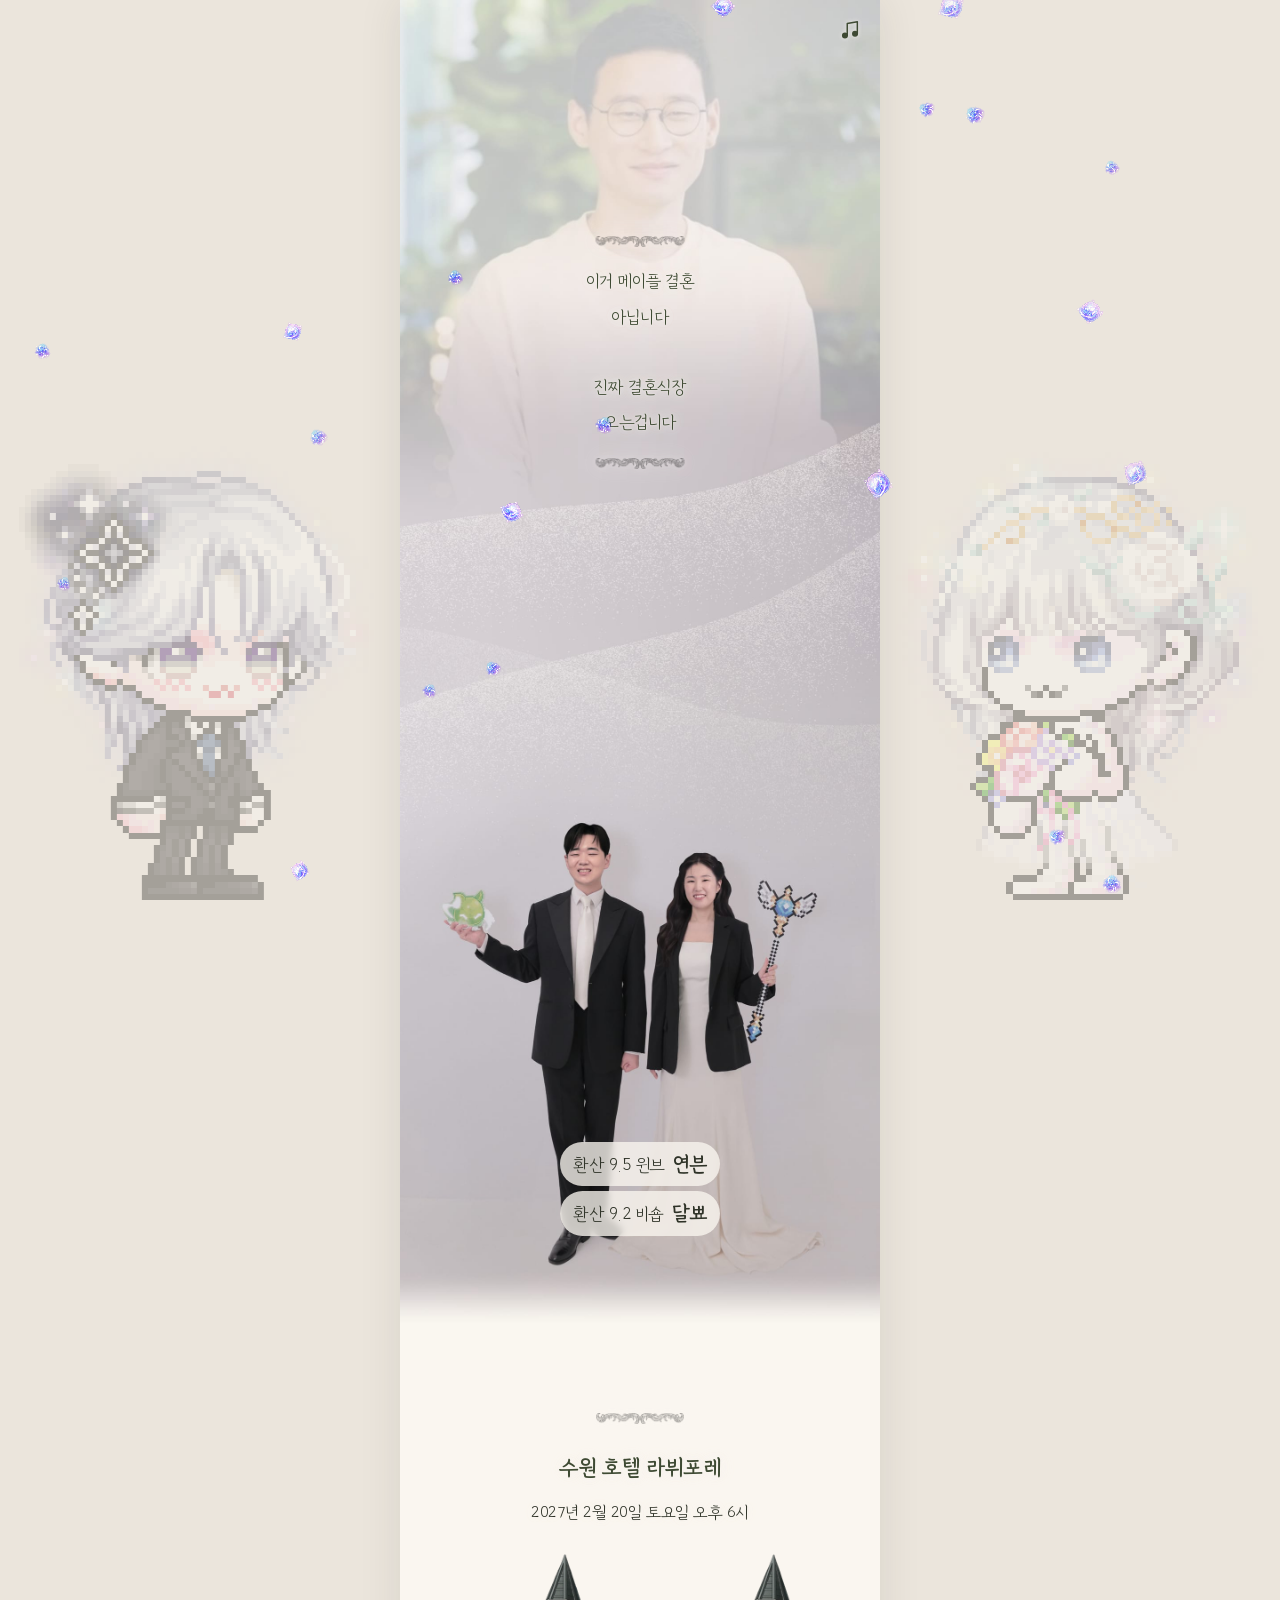
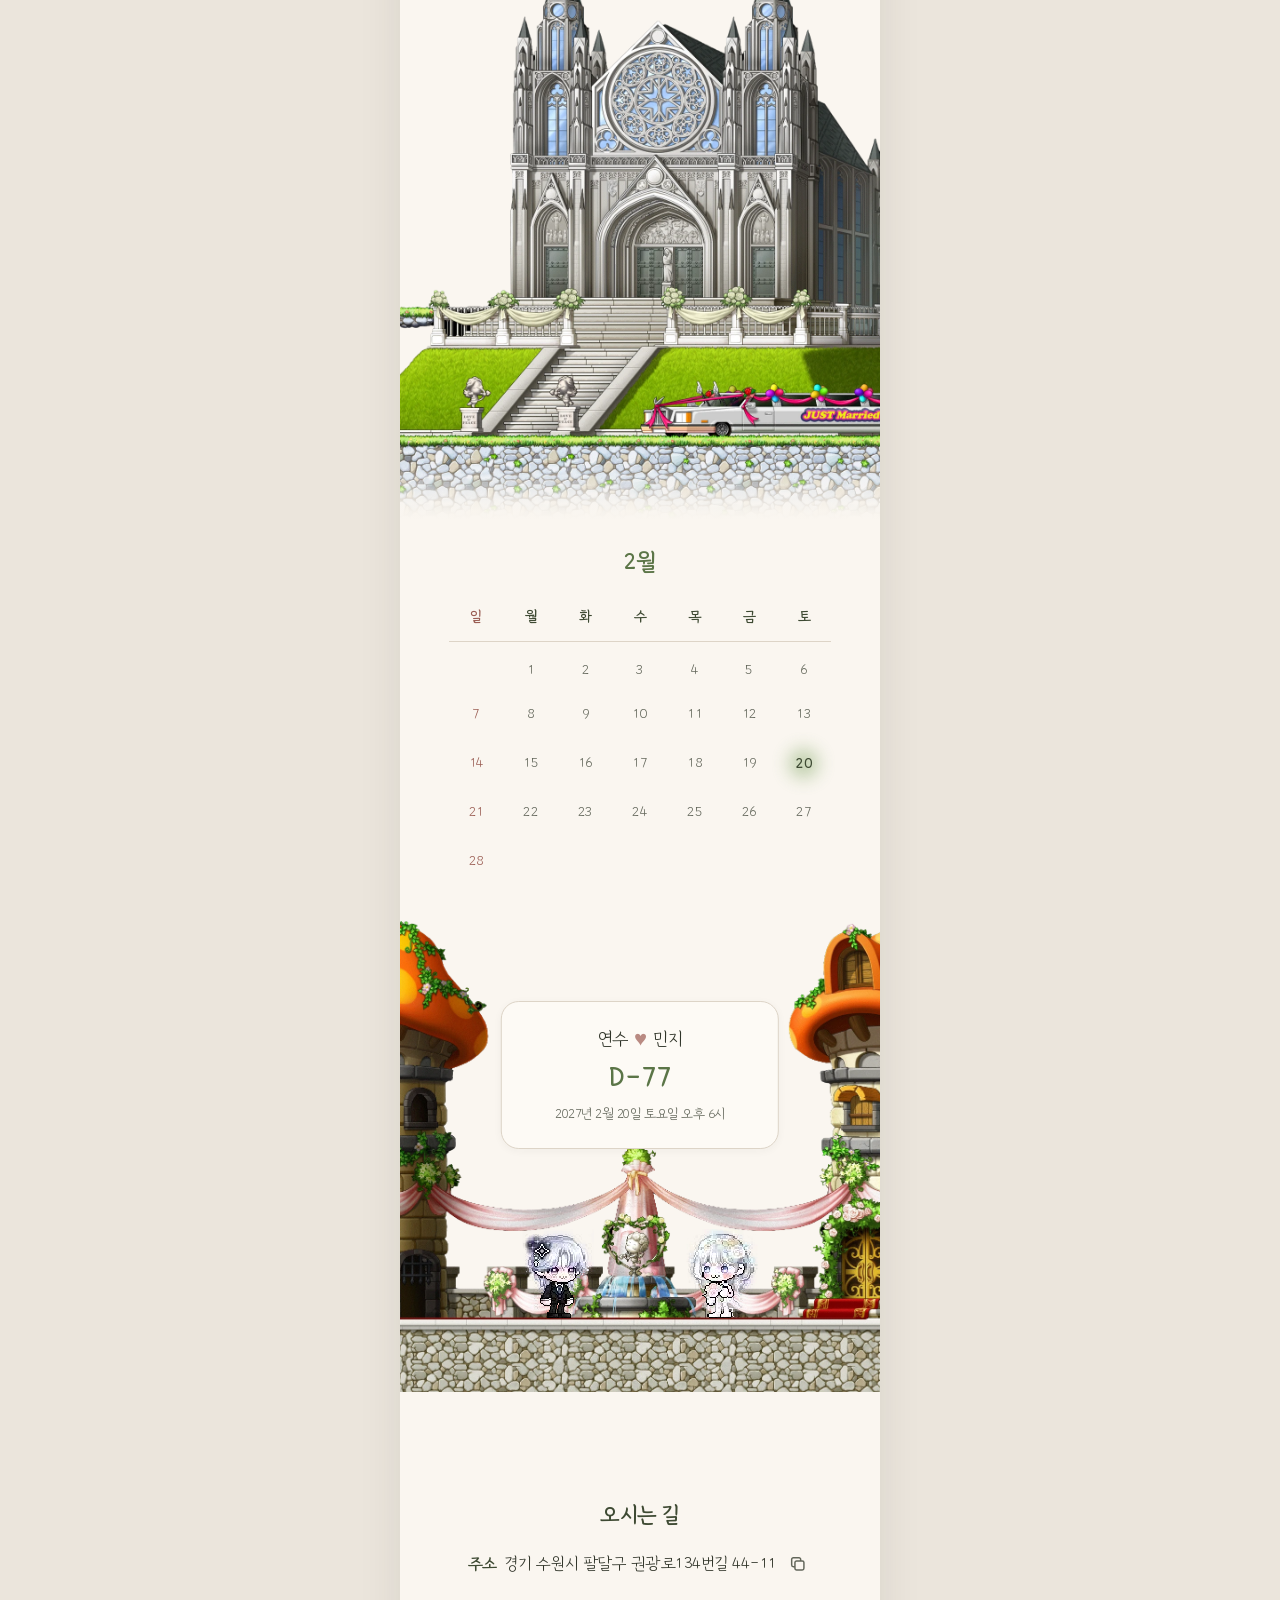
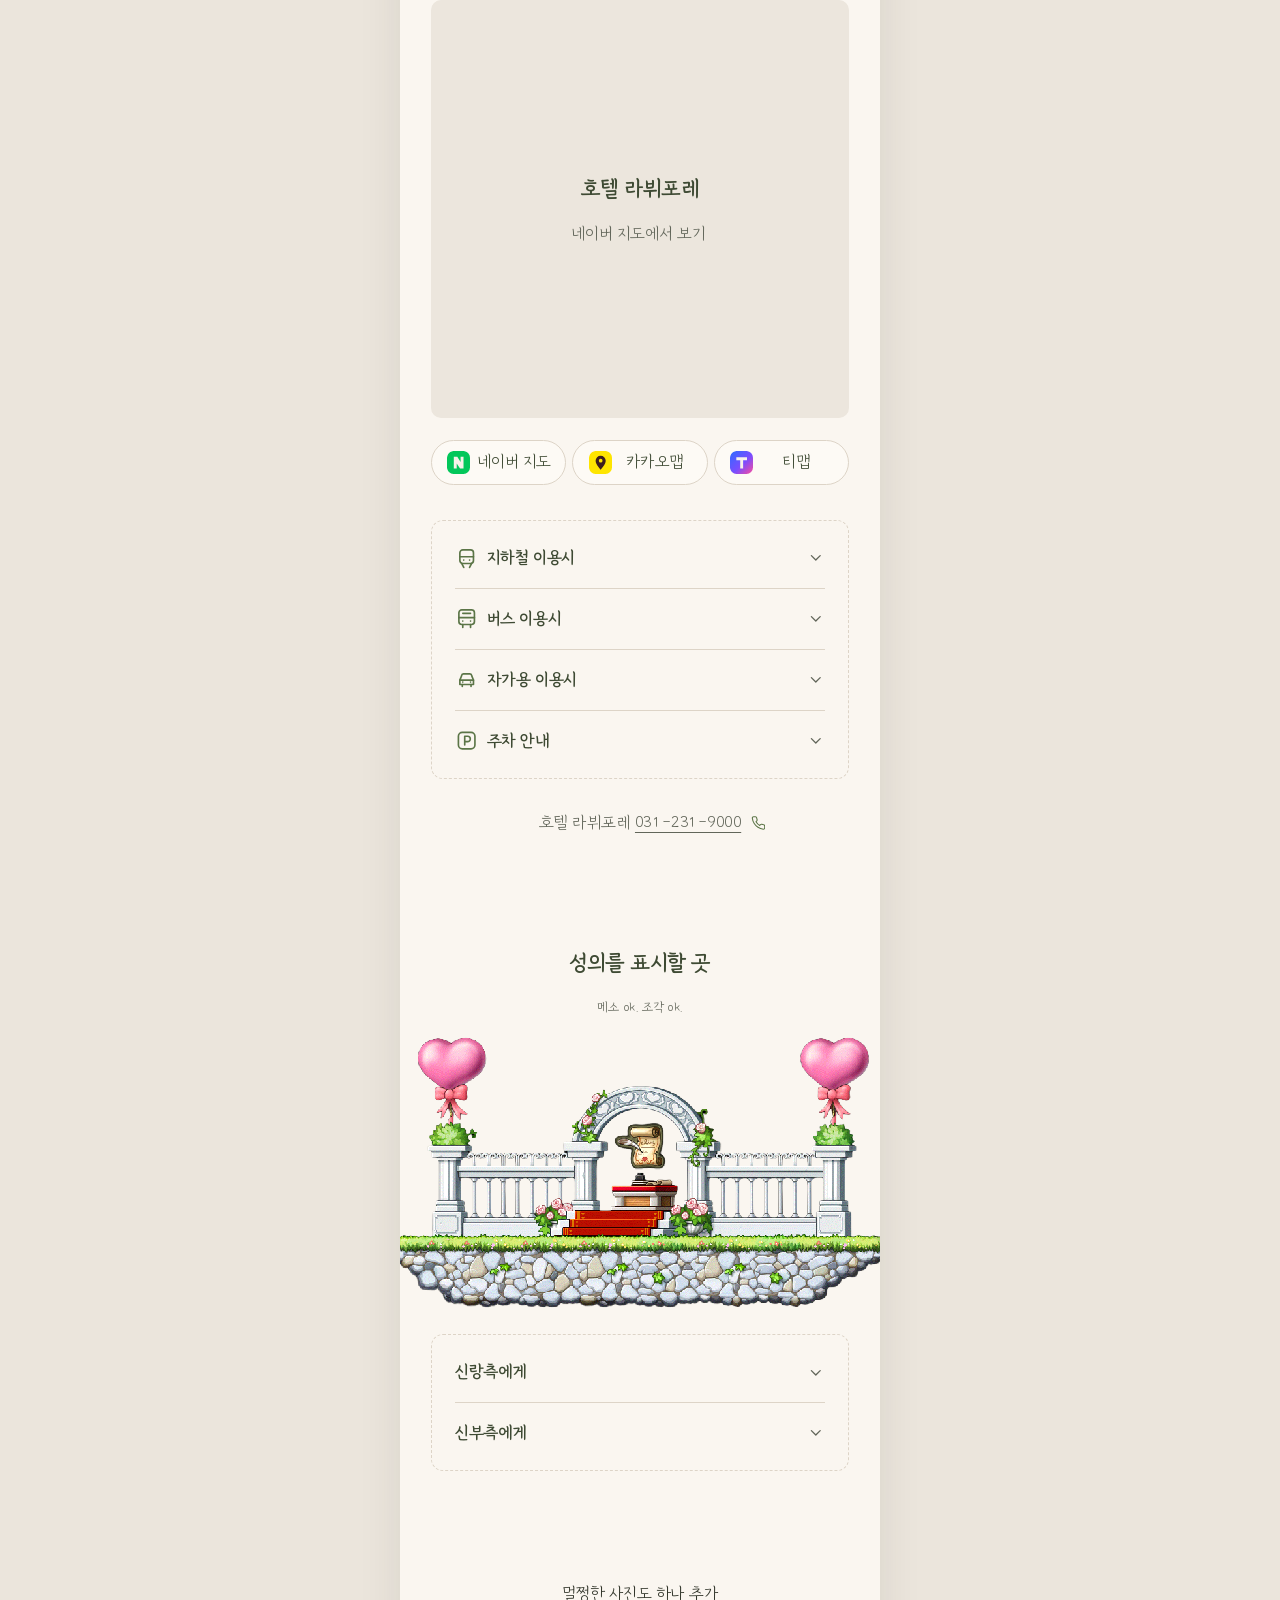
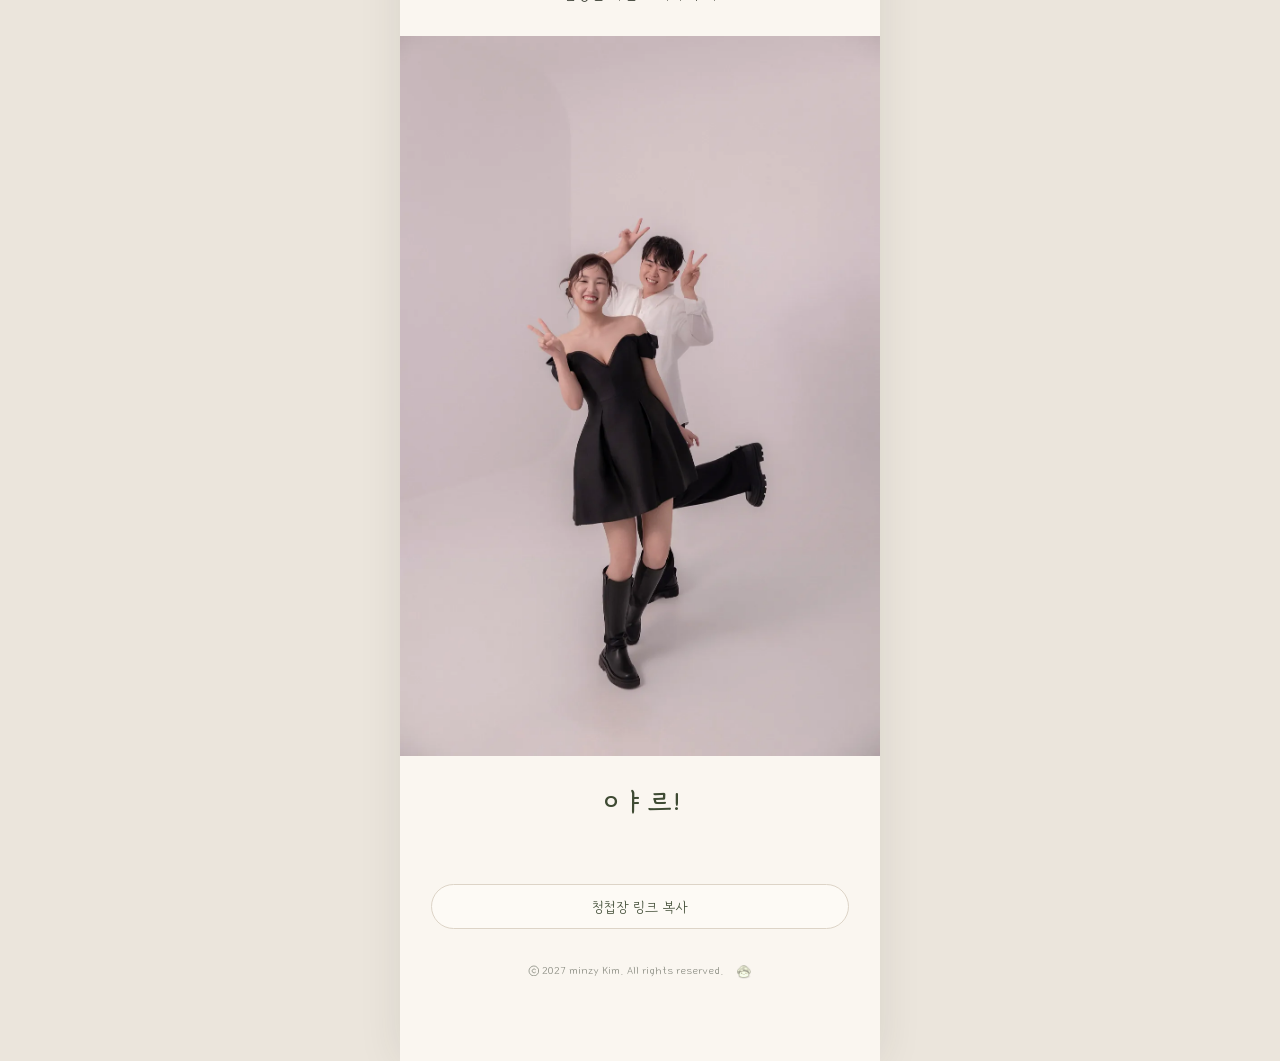
<file: web/maple/index.html>
<!doctype html>
<html lang="ko">
<head>
<meta charset="utf-8">
<script src="../components/maple-entry.js?v=2"></script>
<link rel="stylesheet" href="../components/maple-entry.css">
<meta name="viewport" content="width=device-width, initial-scale=1, viewport-fit=cover">
<title>강연수 ♥ 김민지</title>
<meta name="description" content="2027년 2월 20일 토요일 오후 6시, 수원 호텔 라뷔포레">
<meta property="og:type" content="website">
<meta property="og:title" content="강연수 ♥ 김민지">
<meta property="og:description" content="2027년 2월 20일 토요일 오후 6시 · 수원 호텔 라뷔포레">
<!-- og:image must be an absolute URL for KakaoTalk etc. — swap the host when the site moves to real hosting -->
<!-- og:image must be an absolute URL (KakaoTalk etc.) — swap the host when the tunnel/hosting changes -->
<meta property="og:image" content="https://rkddustn96.github.io/yeonsu-minji-20270220/maple/img/og.jpg">
<meta property="og:image:width" content="1200">
<meta property="og:image:height" content="630">
<meta property="og:image:width" content="1200">
<meta property="og:image:height" content="811">
<meta name="theme-color" content="#faf6f0">
<link rel="preload" href="fonts/GangwonEdu-Light.woff" as="font" type="font/woff" crossorigin>
<link rel="preload" href="fonts/GangwonEdu-Bold.woff" as="font" type="font/woff" crossorigin>
<script>
  /* hold the page until GangwonEdu is in, so text never flashes in a fallback font (max 3s) */
  document.documentElement.classList.add('fl');
  (function () {
    var done = function () { document.documentElement.classList.remove('fl'); };
    setTimeout(done, 3000);
    if (document.fonts && document.fonts.load) {
      Promise.all([document.fonts.load('300 1em GangwonEdu'), document.fonts.load('700 1em GangwonEdu')]).then(done, done);
    } else done();
  })();
</script>
<style>
  html.fl body { opacity: 0; }
  body { transition: opacity .35s ease; }
  @font-face { font-family: "GangwonEdu"; font-weight: 300; font-display: block; ascent-override: 86%; descent-override: 14%; src: url("fonts/GangwonEdu-Light.woff") format("woff"); }
  @font-face { font-family: "GangwonEdu"; font-weight: 700; font-display: block; ascent-override: 86%; descent-override: 14%; src: url("fonts/GangwonEdu-Bold.woff") format("woff"); }

  :root {
    /* palette — warm cream + sage, no pure black/white */
    --page: #faf6f0;        /* page background */
    --outer: #ebe5dc;       /* outside the 480px column */
    --surface: #fdfaf5;     /* buttons */
    --line: #ddd4c7;        /* borders, dividers */
    --ink: #2f3328;         /* body text 12:1 */
    --ink-strong: #3e4a33;  /* titles 8.7:1 */
    --muted: #62665a;       /* secondary text 5.5:1 */
    --accent: #5b7547;      /* sage text 4.8:1 */
    --accent-fill: #5f7a4c; /* sage fills behind cream text */
    --day-fill: var(--accent); /* wedding-day circle in the D-day colour; takes light text */
    --sun: #9a5d53;         /* sunday 4.8:1 */
    --on-dark: #f7f2ea;     /* text on photos / dark fills */
    --shade: 47, 51, 40;    /* rgb of --ink for shadows */
    /* 1 design px (PSD is 1080 wide) */
    --u: calc(min(100vw, 480px) / 1080);
    /* readable type scale with phone floors */
    --fs-body: max(15px, calc(var(--u) * 42));
    --fs-small: max(13px, calc(var(--u) * 36));
    --fs-title: max(19px, calc(var(--u) * 54));
  }
  * { box-sizing: border-box; margin: 0; padding: 0; }
  html { -webkit-text-size-adjust: 100%; }
  body {
    background: var(--outer);
    color: var(--ink);
    font-family: "GangwonEdu", "Apple SD Gothic Neo", "Noto Sans KR", sans-serif;
    font-weight: 300;
    line-height: 1.7;
    letter-spacing: -0.03em; /* GangwonEdu sets wide; tighten the whole page a touch */
    word-break: keep-all;
  }
  /* PC only: the couple, huge and faint, in the empty side margins (groom left, bride right, facing the page) */
  .side-char { display: none; position: fixed; bottom: 0; z-index: 0; pointer-events: none; opacity: .3;
    width: auto; height: min(88vh, calc((100vw - 480px) / 2 * 0.92 * 74 / 60)); image-rendering: pixelated;
    -webkit-user-drag: none; user-select: none; }
  .side-char.l { left: calc((100vw - 480px) / 4); translate: -50% 0; scale: -1 1; }
  .side-char.r { right: calc((100vw - 480px) / 4); translate: 50% 0; }
  @media (min-width: 760px) { .side-char { display: block; } }
  .page { position: relative; z-index: 1; }
  .page {
    width: min(100vw, 480px);
    margin: 0 auto;
    background: var(--page);
    overflow: hidden; overflow: clip;
    box-shadow: 0 0 40px rgba(var(--shade), .1);
  }

  /* ---------- Hero (PSD 0–4200) ---------- */
  .hero {
    position: relative; aspect-ratio: 1080 / 3060; /* names moved up onto the photo → less cream below it */ overflow: hidden; overflow: clip; /* clip: never becomes a scroll container */
    background: var(--page) url("img/hero.jpg?v=3") center top / 100% auto no-repeat; /* built by maplehero.js */
  }
  .hero .orn { position: absolute; left: 50%; margin: 0; transform: translateX(-50%); }
  .hero .poem {
    position: absolute; left: 0; right: 0; top: calc(var(--u) * 505 + 40px); /* first ornament sits just under the portrait's chin */
    text-align: center; font-size: calc(var(--u) * 44); line-height: 1.8; color: var(--ink);
  }
  .hero .poem p + p { margin-top: 1.8em; }
  /* Maple: the poem sits on the faded portrait → soft cream halo behind the text, ornaments lifted off the photo */
  .hero .poem { color: var(--ink-strong); text-shadow: 0 0 2px rgba(250,246,240,.95), 0 0 8px rgba(250,246,240,.9), 0 0 18px rgba(250,246,240,.8), 0 0 32px rgba(250,246,240,.6); }
  .hero .orn { opacity: .75; filter: drop-shadow(0 0 3px rgba(250,246,240,.95)) drop-shadow(0 0 10px rgba(250,246,240,.8)); }
  .hero .names {
    position: absolute; left: 0; right: 0; top: calc(var(--u) * 2569); /* block ends just above the shoes (≈2789) */
    text-align: center; color: var(--ink);
    /* over the legs/dress: each line sits on a soft frosted cream strip so it reads on black and on ivory */
    font-size: calc(var(--u) * 44); line-height: 1.9;
  }
  .names .line { white-space: nowrap; display: inline-block; padding: .05em .7em; border-radius: 999px;
    background: rgba(250,246,240,.78); -webkit-backdrop-filter: blur(3px); backdrop-filter: blur(3px); }
  .names .row + .row { margin-top: .25em; }
  .names b { font-weight: 700; }
  .names .who { font-weight: 700; font-size: 1.15em; margin-left: .35em; }
  /* inline so it travels with the text; negative margin cancels its width so the text stays centred */
  .names .flower {
    display: inline-block; vertical-align: middle; position: relative; top: -.08em;
    width: .8em; height: .9em; margin: 0 .15em 0 -.95em; /* image is 113×160, drawn a little flatter than its own ratio */
    filter: drop-shadow(0 0 3px rgba(var(--shade), .7)) drop-shadow(0 1px 8px rgba(var(--shade), .45));
  }

  /* ---------- Common section ---------- */
  section.block { padding: calc(var(--u) * 240) calc(var(--u) * 70) 0; text-align: center; }
  section.cal-sec { padding-top: 0; } /* no empty band: the photo's sky starts right where the hero fades out */
  section.block:last-of-type { padding-bottom: calc(var(--u) * 120); }
  .orn { display: block; width: calc(var(--u) * 200); margin: 0 auto calc(var(--u) * 72); opacity: .5; }  .title { font-weight: 700; color: var(--ink-strong); font-size: var(--fs-title); line-height: 1.4; }
  .sub { font-size: var(--fs-body); color: var(--ink); margin-top: calc(var(--u) * 28); }
  .reveal {
    opacity: 0; transform: translateY(24px);
    transition: opacity 1.8s cubic-bezier(.22,.61,.36,1), transform 2s cubic-bezier(.22,.61,.36,1);
  }
  .reveal.on { opacity: 1; transform: none; }

  /* ---------- Couple photo with venue/date on top (calendar section) ----------
     Fades are plain cream gradient overlays (::before top, ::after bottom), NOT mask-image: a CSS mask over
     these large scaled layers made Chrome repeat a band of the block. */
  .duo {
    /* tall: long sky running up into the hero's cream. The bottom is trimmed by RAISE so the couple
       (anchored to the bottom) sits higher, while the forest and heading are pushed back down by RAISE. */
    --extra: 0px;   /* (spare) extra photo height at the bottom */
    --raise: calc(90px - var(--extra));
    position: relative; height: calc(var(--u) * 2300 - var(--raise)); overflow: hidden; overflow: clip;
    margin: 0 calc(var(--u) * -70) calc(var(--u) * -40); /* full-bleed past section padding */
  }
  .duo::before, .duo::after { content: ""; position: absolute; left: 0; right: 0; z-index: 1; pointer-events: none; }
  .duo::before { /* top: page cream easing out (smoothstep) */
    top: -1px; height: 14%;
    background: linear-gradient(to bottom, var(--page) 0%, rgba(250,246,240,.97) 12%, rgba(250,246,240,.87) 25%, rgba(250,246,240,.7) 38%, rgba(250,246,240,.5) 50%, rgba(250,246,240,.3) 62%, rgba(250,246,240,.13) 75%, rgba(250,246,240,.03) 88%, rgba(250,246,240,0) 100%);
  }
  .duo::after { /* bottom: couple is cut at the waist, ease into the page */
    bottom: -1px; height: 9%; /* short fade: hides the chest-level cut, shows as much body as the photo has */
    background: linear-gradient(to bottom, rgba(250,246,240,0) 0%, rgba(250,246,240,.03) 12%, rgba(250,246,240,.13) 25%, rgba(250,246,240,.3) 38%, rgba(250,246,240,.5) 50%, rgba(250,246,240,.7) 62%, rgba(250,246,240,.87) 75%, rgba(250,246,240,.97) 88%, var(--page) 100%);
  }
  .duo > img { position: absolute; left: 0; bottom: 0; width: 100%; height: auto; aspect-ratio: 1080 / 1667; }
  .duo > img { transform-origin: 50% 100%; scale: 1.08; } /* people a bit larger, anchored at the bottom */
  .duo > .bg { scale: 1.13; translate: -15px calc(var(--raise) - 87px); } /* forest enlarged on its own so the treeline rises high above the couple */
  /* couple a bit smaller (1.08 → 1.02) scaled around head height (≈51.6% of the image) so the heads stay put;
     nudged left for optical centring, then 5px back to the right */
  .duo .couple { scale: 1.02; transform-origin: 50% 51.6%; translate: calc(-1.75% + 5px) calc(-1 * var(--extra)); }
  .duo .head { position: absolute; left: 0; right: 0; bottom: calc(var(--u) * 1535 - 30px - var(--raise)); z-index: 2; } /* treetops sit at 765/2300; heading ends 30px below them (over the treetops) */
  .duo .head .orn { margin-bottom: calc(var(--u) * 60); filter: drop-shadow(0 0 3px rgba(250,246,240,.9)); opacity: .7; }
  /* soft cream halo so the dark text stays legible where it overlaps the treetops */
  .duo .head .title, .duo .head .sub {
    text-shadow: 0 0 2px rgba(250,246,240,.95), 0 0 8px rgba(250,246,240,.9), 0 0 18px rgba(250,246,240,.75);
  }

  /* Maple: chapel scene (transparent sky) at the bottom, venue + date in the sky above it */
  .duo { height: calc(var(--u) * 1640 + 30px); } /* +30px: chapel sits 30px lower under the heading */
  .duo > .bg { aspect-ratio: 1080 / 1272; scale: 1; translate: none; }
  .duo .head { top: calc(var(--u) * 120); bottom: auto; }

  /* ---------- Calendar ---------- */
  .cal { width: calc(var(--u) * 860); margin: calc(var(--u) * 90) auto 0; }
  .cal .month { color: var(--accent); font-weight: 700; font-size: max(20px, calc(var(--u) * 58)); margin-bottom: calc(var(--u) * 40); }
  .cal table { width: 100%; border-collapse: collapse; table-layout: fixed; }
  .cal th {
    font-weight: 700; font-size: var(--fs-small); color: var(--ink-strong);
    padding-bottom: calc(var(--u) * 24); border-bottom: 1px solid var(--line);
  }
  .cal th:first-child { color: var(--sun); }
  .cal tbody tr:first-child td { padding-top: calc(var(--u) * 20); }
  .cal td { font-size: var(--fs-small); color: var(--muted); height: max(40px, calc(var(--u) * 110)); line-height: 1; }
  .cal td.sun { color: var(--sun); }
  .cal td.day span {
    display: inline-flex; align-items: center; justify-content: center;
    width: max(32px, calc(var(--u) * 88)); height: max(32px, calc(var(--u) * 88)); border-radius: 50%;
    position: relative; isolation: isolate; color: var(--ink-strong); font-weight: 700; /* dark: the 50% circle is too light for ivory text */
  }
  /* softly blurred circle behind a sharp number */
  .cal td.day span::before {
    content: ""; position: absolute; inset: 5px; z-index: -1; border-radius: 50%; /* smaller core, spread out by the heavy blur */
    background: var(--day-fill); filter: blur(9px) saturate(1.25) brightness(1.3); opacity: .45; /* same hue as D-day, punchier */
  }
  /* D-day widget */
  .dday {
    margin: calc(var(--u) * 80) auto 0; width: calc(var(--u) * 680);
    padding: calc(var(--u) * 44) calc(var(--u) * 40) calc(var(--u) * 48);
    background: var(--surface); border: 1px solid var(--line); border-radius: 18px;
    box-shadow: 0 2px 8px rgba(var(--shade), .045);
  }
  .dd-who { font-size: max(16px, calc(var(--u) * 48 - 1px)); color: var(--ink); }
  .dd-heart { color: #b98a82; font-size: .9em; }
  .dd-when { margin-top: calc(var(--u) * 14); font-size: max(13px, calc(var(--u) * 32 + 1px)); color: var(--muted); white-space: nowrap; }
  .dd-badge {
    margin-top: calc(var(--u) * 10); font-weight: 700; color: var(--accent);
    font-size: max(24px, calc(var(--u) * 70)); line-height: 1.1;
  }

  /* ---------- Map ---------- */
  .addr { font-size: var(--fs-body); color: var(--ink); }
  .title + .addr { margin-top: calc(var(--u) * 36); }
  /* the address is nearly full-width, so its copy button sits inline (wraps under it on very narrow phones) */
  .addr > span { display: inline-flex; align-items: center; justify-content: center; flex-wrap: wrap; }
  /* icon-only copy button, centred on the text line */
  .copy.icon { width: 1.6em; height: 1.6em; padding: 0; border: 0; background: none; border-radius: 6px; font-size: 1em; }
  .addr .copy.icon { position: static; transform: none; display: inline-flex; margin-left: .3em; }
  .acc .copy.icon { left: calc(100% + .35em); }
  .copy.icon:active { background: #ece6dd; }
  .copy.icon svg { width: 1.05em; height: 1.05em; fill: none; stroke: var(--muted); stroke-width: 1.8; stroke-linejoin: round; }
  .addr b { font-weight: 700; color: var(--ink-strong); margin-right: .4em; }
  .map {
    display: block; width: 100%; aspect-ratio: 1 / 1; margin: calc(var(--u) * 60 - 6px) auto 0;
    border-radius: 10px; overflow: hidden; background: #ece6dd;
  }
  .map-fallback {
    height: 100%; display: flex; flex-direction: column; align-items: center; justify-content: center; gap: calc(var(--u) * 20);
    color: var(--muted); font-size: var(--fs-body); text-decoration: none;
  }
  .map-fallback b { color: var(--ink-strong); font-weight: 700; font-size: var(--fs-title); }
  .map-label {
    background: var(--ink-strong); color: var(--on-dark); font-family: "GangwonEdu", sans-serif; font-weight: 700;
    font-size: 14px; line-height: 1; padding: 8px 12px; border-radius: 6px; white-space: nowrap; transform: translate(-50%, -150%);
    box-shadow: 0 2px 8px rgba(var(--shade), .25);
  }
  .btns {
    display: grid; grid-template-columns: repeat(3, 1fr); gap: calc(var(--u) * 14);
    width: calc(var(--u) * 960); max-width: 100%; margin: calc(var(--u) * 50) auto 0; /* one row: 네이버 지도 · 카카오맵 · 티맵 */
  }
  .btns .btn { font-size: var(--fs-body); padding: 0 calc(var(--u) * 10); gap: .35em; white-space: nowrap; }
  /* every label gets the longest label's width → logo+label groups are the same size, centred in each button */
  .btns .btn .t { min-width: 3.9em; text-align: center; } /* 3.9em = longest label (네이버 지도); shorter ones centre in that slot */
  .btn {
    font: inherit; font-size: var(--fs-small); color: var(--ink-strong); text-decoration: none; cursor: pointer;
    background: var(--surface); border: 1px solid var(--line); border-radius: 999px;
    display: inline-flex; align-items: center; justify-content: center; gap: .5em; line-height: 1;
    height: max(38px, calc(var(--u) * 100)); padding: 0 calc(var(--u) * 32); -webkit-tap-highlight-color: transparent;
  }
  .btn:active { background: #f1ebe2; }
  .btn .logo { width: 1.25em; height: 1.25em; flex: none; border-radius: 28%; }
  .btn .logo.icon { border-radius: 0; }
  .tel { margin-top: calc(var(--u) * 64); font-size: var(--fs-body); color: var(--muted); }
  .tel a { color: inherit; text-underline-offset: 3px; }
  .tel > span { position: relative; }
  .tel .call {
    position: absolute; left: calc(100% + .5em); top: 50%; transform: translateY(-50%);
    display: inline-flex; align-items: center; justify-content: center;
    width: .8em; height: .8em; -webkit-tap-highlight-color: transparent;
  }
  .tel .call::after { content: ""; position: absolute; inset: -12px; } /* bigger tap area */
  .tel .call:active { opacity: .6; }
  .tel .call svg { width: 100%; height: 100%; fill: none; stroke: var(--accent); stroke-width: 1.7; stroke-linecap: round; stroke-linejoin: round; }

  /* ---------- Directions ---------- */
  .way {
    margin-top: calc(var(--u) * 80); padding: calc(var(--u) * 16) calc(var(--u) * 52);
    border: 1.5px dashed var(--line); border-radius: 12px; text-align: left;
  }
  /* each item folds on its own; closed by default, tap the row to open */
  .way details + details { border-top: 1px solid var(--line); }
  .way summary {
    display: flex; align-items: center; justify-content: space-between; gap: .5em;
    padding: calc(var(--u) * 40) 0; cursor: pointer; list-style: none; -webkit-tap-highlight-color: transparent;
  }
  .way summary::-webkit-details-marker { display: none; }
  .way .chev { width: 1.1em; height: 1.1em; flex: none; fill: none; stroke: var(--muted); stroke-width: 1.8; stroke-linecap: round; stroke-linejoin: round; transition: rotate .3s ease; }
  .way details[open] .chev { rotate: 180deg; }
  .way details.closing .chev, .accs details.closing .chev { rotate: 0deg; } /* flip back as soon as closing starts */
  .way details[open] > ul { padding-bottom: calc(var(--u) * 44); }
  .way h3 {
    display: flex; align-items: center; gap: .45em;
    font-weight: 700; color: var(--ink-strong); font-size: var(--fs-body); line-height: 1.3;
  }
  .way h3 svg { width: 1.25em; height: 1.25em; flex: none; fill: none; stroke: var(--accent); stroke-width: 1.7; stroke-linecap: round; stroke-linejoin: round; }
  .way ul { list-style: none; padding-left: 1.7em; }
  .way li { font-size: var(--fs-small); color: var(--ink); line-height: 1.65; word-break: keep-all; }
  .way li + li { margin-top: calc(var(--u) * 14); }
  .way li.note { color: var(--muted); }
  .way .stop { display: block; }
  .way .lines { display: block; color: var(--accent); padding-left: 1.5em; }
  .way .mark {
    display: inline-flex; align-items: center; justify-content: center; width: 1.35em; height: 1.35em; margin-right: .4em;
    border: 1px solid var(--accent); border-radius: 50%; color: var(--accent); font-weight: 700; font-size: .8em; line-height: 1; vertical-align: .1em;
  }

  /* ---------- Accounts ---------- */
  /* a dove on each side of the heading, both flying toward the text (same width → text stays centred) */
  .dove { display: inline-block; width: 1.35em; height: auto; vertical-align: middle; margin: 0 .5em; position: relative; top: -.15em; }
  .dove.flip { scale: -1 1; }
  /* Maple: D-day card in the sky between the mushroom towers, the couple on the wall facing each other */
  .dd-scene { position: relative; margin: calc(var(--u) * 80) calc(var(--u) * -70) 0; aspect-ratio: 1031 / 1011;
    background: url("img/dday-bg.webp") center bottom / 100% auto no-repeat; }
  .dd-scene .dday { position: absolute; left: 50%; top: 17%; translate: -50% 0; width: 58%; margin: 0; }
  .dd-char { position: absolute; bottom: 15.6%; height: 19%; width: auto; image-rendering: pixelated; translate: -50% 0;
    -webkit-user-drag: none; user-select: none; pointer-events: none; }
  .dd-char.groom { left: 33%; }  /* sprites face right → the groom already looks at the bride */
  .dd-char.bride { left: 67%; scale: -1 1; }  /* mirrored to face the groom */
  .village { display: block; width: calc(100% + var(--u) * 140); max-width: none; height: auto; margin: calc(var(--u) * 40) calc(var(--u) * -70) 0; /* full-bleed: edge to edge of the column */ image-rendering: pixelated; }
  .acc-note { margin-top: calc(var(--u) * 36); font-size: max(12px, calc(var(--u) * 32)); line-height: 1.7; color: var(--muted); opacity: .8; }
  .acc-note + .accs, .village + .accs { margin-top: calc(var(--u) * 60); }
  /* two folding groups (신랑측에게 / 신부측에게), closed by default — same look as the directions box */
  .accs {
    margin-top: calc(var(--u) * 80); padding: calc(var(--u) * 16) calc(var(--u) * 52);
    border: 1.5px dashed var(--line); border-radius: 12px;
  }
  .acc + .acc { border-top: 1px solid var(--line); }
  .acc summary {
    display: flex; align-items: center; justify-content: space-between; gap: .5em;
    padding: calc(var(--u) * 40) 0; cursor: pointer; list-style: none; -webkit-tap-highlight-color: transparent;
  }
  .acc summary::-webkit-details-marker { display: none; }
  .acc h3 { font-weight: 700; color: var(--ink-strong); font-size: var(--fs-body); line-height: 1.3; }
  .acc .chev { width: 1.1em; height: 1.1em; flex: none; fill: none; stroke: var(--muted); stroke-width: 1.8; stroke-linecap: round; stroke-linejoin: round; transition: rotate .3s ease; }
  .acc[open] .chev { rotate: 180deg; }
  .acc[open] > ul { padding-bottom: calc(var(--u) * 36); }
  .acc li { list-style: none; padding: calc(var(--u) * 20) 0; white-space: nowrap; text-align: center; }
  /* two lines per holder: "role  name" then "bank number [복사]" */
  .acc .who { display: block; font-size: var(--fs-body); color: var(--ink); margin-bottom: calc(var(--u) * 8); }
  .acc .role { font-style: normal; font-size: var(--fs-small); color: var(--muted); margin-right: .45em; }
  .acc .num { position: relative; display: inline-block; font-size: var(--fs-small); color: var(--muted); }
  .copy {
    font: inherit; font-size: max(12px, calc(var(--u) * 30)); color: var(--muted); background: var(--surface); cursor: pointer;
    position: absolute; left: calc(100% + .7em); top: 50%; transform: translateY(-50%); white-space: nowrap;
    display: inline-flex; align-items: center; justify-content: center; line-height: 1;
    height: max(26px, calc(var(--u) * 70)); padding: 0 .8em;
    border: 1px solid var(--line); border-radius: 6px;
  }

  /* ---------- Gallery ---------- */
  /* printed-photo card above the gallery: off-white border, slight tilt, soft drop shadow */
  .snap {
    margin: 0 auto calc(var(--u) * 110); width: calc(var(--u) * 900);
    padding: calc(var(--u) * 26) calc(var(--u) * 26) calc(var(--u) * 30);
    background: #fdfbf7; rotate: -2.5deg;
    box-shadow: 0 1px 2px rgba(60,52,40,.10), 0 calc(var(--u) * 14) calc(var(--u) * 36) rgba(60,52,40,.16), 0 calc(var(--u) * 40) calc(var(--u) * 80) rgba(60,52,40,.08);
  }
  .snap-in { position: relative; aspect-ratio: 1080 / 730; overflow: hidden; }
  .snap-in::after { content: ""; position: absolute; inset: 0; mix-blend-mode: overlay; opacity: .04; pointer-events: none; }
  .snap img { position: absolute; inset: 0; width: 100%; height: 100%; display: block;
    -webkit-user-drag: none; user-select: none; -webkit-user-select: none; -webkit-touch-callout: none; pointer-events: none; }

  .gallery {
    display: grid; grid-template-columns: repeat(3, 1fr); gap: calc(var(--u) * 10); margin: 0 calc(var(--u) * -40);
    align-content: start; grid-auto-rows: max-content; /* rows keep their size while the height animates (clip, don't squash) */
  }
  .gallery button { padding: 0; border: 0; background: #ece6dd; aspect-ratio: 1 / 1; overflow: hidden; cursor: zoom-in; border-radius: 4px; }
  .gallery img { display: block; width: 100%; height: 100%; object-fit: cover; transition: scale .4s ease; }
  .gallery button:active img { scale: .97; }
  .gallery button.hidden { display: none; }
  .g-more {
    display: flex; align-items: center; justify-content: center; margin: calc(var(--u) * 40) auto 0;
    width: max(44px, calc(var(--u) * 120)); height: max(44px, calc(var(--u) * 120)); border-radius: 50%;
    background: var(--surface); border: 1px solid var(--line); cursor: pointer;
  }
  .g-more svg { width: 50%; height: 50%; fill: none; stroke: var(--muted); stroke-width: 1.8; stroke-linecap: round; stroke-linejoin: round; }
  .g-more.open svg { rotate: 180deg; }
  .lightbox {
    position: fixed; inset: 0; z-index: 50; background: rgba(var(--shade), .97);
    display: flex; align-items: center; justify-content: center; touch-action: pan-y;
  }
  .lightbox[hidden] { display: none; }
  .lb-img { max-width: 100vw; max-height: 86vh; object-fit: contain; user-select: none; -webkit-user-drag: none; }
  .lightbox button { position: absolute; background: none; border: 0; padding: 10px; cursor: pointer; -webkit-tap-highlight-color: transparent; }
  .lightbox svg { width: 26px; height: 26px; fill: none; stroke: var(--on-dark); stroke-width: 1.6; stroke-linecap: round; stroke-linejoin: round; display: block; }
  .lb-close { top: max(10px, env(safe-area-inset-top)); right: 8px; }
  .lb-prev { left: 4px; top: 50%; translate: 0 -50%; }
  .lb-next { right: 4px; top: 50%; translate: 0 -50%; }
  .lb-count { position: absolute; bottom: max(18px, env(safe-area-inset-bottom)); left: 0; right: 0; text-align: center; color: var(--on-dark); font-size: 13px; letter-spacing: .1em; opacity: .8; }

  /* discourage saving photos: no drag, no long-press "save image" callout, taps go to the parent instead */
  .duo img, .gallery img, .lb-img {
    -webkit-user-drag: none; user-select: none; -webkit-user-select: none; -webkit-touch-callout: none; pointer-events: none;
  }

  footer { text-align: center; padding: calc(var(--u) * 140) calc(var(--u) * 70) calc(var(--u) * 180); }
  footer .btn { width: 100%; }
  footer .pre-ending { margin: calc(var(--u) * -40) 0 calc(var(--u) * 80); font-size: var(--fs-body); color: var(--ink); }
  footer .pre-ending + .ending { margin-top: 0; }
  footer .yar { margin: calc(var(--u) * -60) 0 calc(var(--u) * 100); font-size: max(22px, calc(var(--u) * 64)); font-weight: 700; color: var(--ink-strong); letter-spacing: .02em; }
  /* closing photo above the share button, edge to edge of the column */
  footer .ending { display: block; width: calc(100% + var(--u) * 140); max-width: none; height: auto; margin: calc(var(--u) * -40) calc(var(--u) * -70) calc(var(--u) * 100);
    -webkit-user-drag: none; user-select: none; -webkit-touch-callout: none; pointer-events: none; }
  footer .copyright { margin-top: calc(var(--u) * 90); font-size: max(11px, calc(var(--u) * 28)); color: var(--muted); opacity: .75; letter-spacing: 0; }
  footer .copyright .c { width: .95em; height: .95em; vertical-align: -.12em; fill: none; stroke: currentColor; stroke-width: 1.6; stroke-linecap: round; } /* GangwonEdu has no © glyph: drawn so it matches on every device */

  .toast {
    position: fixed; left: 50%; bottom: 40px; transform: translate(-50%, 20px); opacity: 0;
    background: rgba(var(--shade), .92); color: var(--on-dark); font-size: 14px; line-height: 1.4; padding: 11px 20px; border-radius: 999px;
    transition: opacity .25s, transform .25s; pointer-events: none; white-space: nowrap;
  }
  .toast.show { opacity: 1; transform: translate(-50%, 0); }

  @media (prefers-reduced-motion: reduce) { .reveal { opacity: 1; transform: none; transition: none; } }

  /* BGM toggle: top-right corner of the 480px column */
  .bgm {
    position: fixed; z-index: 40; top: calc(env(safe-area-inset-top, 0px) + 12px); right: max(12px, calc((100% - 480px) / 2 + 12px));
    width: 36px; height: 36px; padding: 0; cursor: pointer; background: none; border: 0;
    display: grid; place-items: center; color: var(--ink-strong); -webkit-tap-highlight-color: transparent;
  }
  .bgm svg { width: 22px; height: 22px; filter: drop-shadow(0 0 2px rgba(250,246,240,.9)); fill: none; stroke: currentColor; stroke-width: 1.6; stroke-linecap: round; stroke-linejoin: round; }
  .bgm svg circle { fill: currentColor; } /* solid note heads */
  .bgm .off { display: none; }
  .bgm[aria-pressed="false"] .on { display: none; }
  .bgm[aria-pressed="false"] .off { display: block; }
  .g-more[hidden] { display: none; }
  /* Maple spacing pass: no photos in the gallery here → drop the empty section; ending block on the same rhythm as the chapters */
  .gallery-sec { display: none; }
  footer { padding-top: calc(var(--u) * 240); }
  footer .pre-ending { margin: 0 0 calc(var(--u) * 60); }
  footer .ending { margin-bottom: 0; }
  footer .yar { margin: calc(var(--u) * 50) 0 calc(var(--u) * 130); }
  footer .copyright { margin-top: calc(var(--u) * 70); }
</style>
</head>
<body>
<button class="bgm" id="bgm" type="button" aria-pressed="false" aria-label="배경음악 켜기">
  <svg class="on" viewBox="0 0 24 24" aria-hidden="true"><path d="M9 18V5l11-2v13"/><circle cx="6.5" cy="18" r="2.5"/><circle cx="17.5" cy="16" r="2.5"/></svg>
  <svg class="off" viewBox="0 0 24 24" aria-hidden="true"><path d="M9 18V5l11-2v13"/><circle cx="6.5" cy="18" r="2.5"/><circle cx="17.5" cy="16" r="2.5"/><path d="M3 3l18 18"/></svg>
</button>
<audio id="bgmAudio" src="audio/amoria.mp3" loop preload="none"></audio>
<canvas id="snow" aria-hidden="true" style="position:fixed;inset:0;width:100%;height:100%;z-index:30;pointer-events:none"></canvas>
<script>
  // 다조 · 기운 falling like snow over the whole screen (pixel icons kept crisp)
  (function () {
    const cv = document.getElementById('snow'), cx = cv.getContext('2d');
    const reduce = matchMedia('(prefers-reduced-motion: reduce)').matches;
    const SRC = ['img/fx/dajo.png', 'img/fx/giun.png'].map((s) => { const i = new Image(); i.src = s; return i; });
    let W = 0, H = 0, dpr = 1, flakes = [], last = 0, running = false;
    const rnd = (a, b) => a + Math.random() * (b - a);
    const make = (fresh) => {
      const img = SRC[Math.floor(Math.random() * SRC.length)];
      const size = rnd(16, 26);                        // CSS px
      return { img, size, x: rnd(0, W), y: fresh ? rnd(-H, H) : rnd(-60, -size),
        vy: rnd(28, 60), sway: rnd(10, 26), freq: rnd(0.4, 1.1), ph: rnd(0, 6.28),
        rot: rnd(-0.4, 0.4), vr: rnd(-0.6, 0.6), alpha: rnd(0.7, 0.95) };
    };
    const resize = () => {
      dpr = Math.min(2, devicePixelRatio || 1); W = innerWidth; H = innerHeight;
      cv.width = Math.round(W * dpr); cv.height = Math.round(H * dpr);
      const n = reduce ? 0 : Math.round(Math.min(40, Math.max(18, W * H / 16000)));
      while (flakes.length < n) flakes.push(make(true)); flakes.length = n;
    };
    const tick = (t) => {
      const dt = Math.min(0.05, (t - last) / 1000 || 0); last = t;
      cx.setTransform(dpr, 0, 0, dpr, 0, 0); cx.clearRect(0, 0, W, H); cx.imageSmoothingEnabled = false;
      for (const f of flakes) {
        f.y += f.vy * dt; f.ph += f.freq * dt * 2; f.rot += f.vr * dt;
        if (f.y > H + 40) Object.assign(f, make(false));
        if (!f.img.complete || !f.img.naturalWidth) continue;
        const k = f.size / Math.max(f.img.naturalWidth, f.img.naturalHeight);
        const w = f.img.naturalWidth * k, h = f.img.naturalHeight * k;
        cx.save(); cx.globalAlpha = f.alpha; cx.translate(f.x + Math.sin(f.ph) * f.sway, f.y); cx.rotate(f.rot);
        cx.drawImage(f.img, -w / 2, -h / 2, w, h); cx.restore();
      }
      if (document.hidden) { running = false; return; }
      requestAnimationFrame(tick);
    };
    const start = () => { if (running || reduce) return; running = true; last = performance.now(); requestAnimationFrame(tick); };
    addEventListener('resize', resize); resize();
    start();
    document.addEventListener('visibilitychange', () => { if (!document.hidden) start(); });
  })();
</script>
<img class="side-char l" src="img/chars/side-groom.png?v=2" alt="" aria-hidden="true">
<img class="side-char r" src="img/chars/side-bride.png?v=2" alt="" aria-hidden="true">
<main class="page">

  <!-- 포스터 인트로 -->
  <header class="hero" id="hero">
    <img class="orn" src="img/ornament.png" alt="" style="top: calc(var(--u) * 440 + 40px)">
    <img class="orn" src="img/ornament.png" alt="" style="top: calc(var(--u) * 941 + 40px)">
    <div class="poem reveal">
      <p>이거 메이플 결혼<br>아닙니다</p>
      <p>진짜 결혼식장<br>오는겁니다</p>
    </div>
    <div class="names reveal">
      <div class="row"><span class="line">환산 9.5 윈브<span class="who">연븐</span></span></div>
      <div class="row"><span class="line">환산 9.2 비숍<span class="who">달뾰</span></span></div>
    </div>
  </header>

  <!-- 달력 -->
  <section class="block cal-sec">
    <div class="duo">
      <img class="bg" src="img/cal-bg.webp" alt="" width="1080" height="1272" loading="lazy">
      <div class="head reveal">
        <img class="orn" src="img/ornament.png" alt="">
        <h2 class="title">수원 호텔 라뷔포레</h2>
        <p class="sub">2027년 2월 20일 토요일 오후 6시</p>
      </div>
    </div>
    <div class="cal reveal" id="cal"></div>
    <div class="dd-scene reveal">
      <img class="dd-char groom" src="img/chars/groom.webp" alt="">
      <img class="dd-char bride" src="img/chars/bride.webp" alt="">
    <div class="dday" id="dday">
        <p class="dd-who">연수 <span class="dd-heart">♥</span> 민지</p>
        <p class="dd-badge">D-0</p>
        <p class="dd-when">2027년 2월 20일 토요일 오후 6시</p>
      </div>
    </div>
  </section>

  <!-- 지도 -->
  <section class="block">
    <h2 class="title reveal">오시는 길</h2>
    <p class="addr reveal"><span><b>주소</b>경기 수원시 팔달구 권광로134번길 44-11<button class="copy icon" data-copy="경기 수원시 팔달구 권광로134번길 44-11" aria-label="주소 복사"><svg viewBox="0 0 24 24" aria-hidden="true"><rect x="8.5" y="8.5" width="11" height="11" rx="2"/><path d="M15.5 8.5V6.5a2 2 0 0 0-2-2h-7a2 2 0 0 0-2 2v7a2 2 0 0 0 2 2h2"/></svg></button></span></p>
    <div class="map reveal" id="map">
      <a class="map-fallback" href="https://map.naver.com/p/search/%ED%98%B8%ED%85%94%EB%9D%BC%EB%B7%94%ED%8F%AC%EB%A0%88" target="_blank" rel="noopener"><b>호텔 라뷔포레</b>네이버 지도에서 보기 ›</a>
    </div>
    <div class="btns reveal">
      <a class="btn" href="https://map.naver.com/p/search/%ED%98%B8%ED%85%94%EB%9D%BC%EB%B7%94%ED%8F%AC%EB%A0%88" target="_blank" rel="noopener"><svg class="logo" viewBox="0 0 24 24" aria-hidden="true"><rect width="24" height="24" rx="6" fill="#03c75a"/><path d="M7 6h3.6l3.4 5.2V6H17v12h-3.6L10 12.8V18H7z" fill="#f7f2ea"/></svg><span class="t">네이버 지도</span></a>
      <a class="btn" href="https://map.kakao.com/link/search/%ED%98%B8%ED%85%94%EB%9D%BC%EB%B7%94%ED%8F%AC%EB%A0%88" target="_blank" rel="noopener"><svg class="logo" viewBox="0 0 24 24" aria-hidden="true"><rect width="24" height="24" rx="6" fill="#fee500"/><path d="M12 4.8a5.2 5.2 0 0 0-5.2 5.2c0 3.8 5.2 9.2 5.2 9.2s5.2-5.4 5.2-9.2A5.2 5.2 0 0 0 12 4.8zm0 7.1a1.9 1.9 0 1 1 0-3.8 1.9 1.9 0 0 1 0 3.8z" fill="#3c1e1e"/></svg><span class="t">카카오맵</span></a>
      <button class="btn" id="tmap"><svg class="logo" viewBox="0 0 24 24" aria-hidden="true"><defs><linearGradient id="tmapg" x1="0" y1="0" x2="1" y2="1"><stop offset="0" stop-color="#2e6bff"/><stop offset=".55" stop-color="#7a4dff"/><stop offset="1" stop-color="#ff4d9a"/></linearGradient></defs><rect width="24" height="24" rx="6" fill="url(#tmapg)"/><path d="M6.5 6.5h11v3h-4V18h-3V9.5h-4z" fill="#f7f2ea"/></svg><span class="t">티맵</span></button>
    </div>
    <div class="way reveal">
      <details>
        <summary><h3><svg viewBox="0 0 24 24" aria-hidden="true"><rect x="5" y="3" width="14" height="14" rx="3"/><path d="M5 10h14M9 21l-2-4M15 21l2-4M9 13.5h.01M15 13.5h.01"/></svg>지하철 이용시</h3><svg class="chev" viewBox="0 0 24 24" aria-hidden="true"><path d="M6 9l6 6 6-6"/></svg></summary>
        <ul>
          <li>분당선 수원시청역 ▶ 1번 출구에서 도보 3분 거리</li>
          <li class="note">※ 1호선 이용시 수원역에서 분당선 환승 ▶ 수원시청역 하차</li>
        </ul>
      </details>
      <details>
        <summary><h3><svg viewBox="0 0 24 24" aria-hidden="true"><rect x="4" y="3" width="16" height="15" rx="3"/><path d="M4 11h16M8 21v-3M16 21v-3M8 14.5h.01M16 14.5h.01M8 6.5h8"/></svg>버스 이용시</h3><svg class="chev" viewBox="0 0 24 24" aria-hidden="true"><path d="M6 9l6 6 6-6"/></svg></summary>
        <ul>
          <li><span class="stop"><span class="mark">A</span>수원시청역 5번 출구, 수원시청 하차</span><span class="lines">92, 92-1, 61, 81</span></li>
          <li><span class="stop"><span class="mark">B</span>수원시청역 3번 출구, 서울보증보험 하차</span><span class="lines">3002, 4000, 80, 202</span></li>
          <li><span class="stop"><span class="mark">C</span>수원시청역 2번 출구, 벽산그랜드코아 하차</span><span class="lines">13-1, 80, 99-2, 202</span></li>
          <li><span class="stop"><span class="mark">D</span>수원시청역 1번 출구, 파비오더씨타</span><span class="lines">11-1, 61, 80, 81</span></li>
        </ul>
      </details>
      <details>
        <summary><h3><svg viewBox="0 0 24 24" aria-hidden="true"><path d="M5 17h14v-4.5l-1.8-4.6A2 2 0 0 0 15.3 6H8.7a2 2 0 0 0-1.9 1.9L5 12.5z"/><path d="M5 12.5h14M7.5 17v2M16.5 17v2M8 14.5h.01M16 14.5h.01"/></svg>자가용 이용시</h3><svg class="chev" viewBox="0 0 24 24" aria-hidden="true"><path d="M6 9l6 6 6-6"/></svg></summary>
        <ul>
          <li>영동고속도로 → 동수원IC → 수원시청 방향</li>
          <li>경부고속도로 → 수원IC → 수원시청 방향</li>
          <li class="note">※ 내비게이션 이용시<br>"경기도 수원시 팔달구 인계동 1133-7" 또는<br>"경기도 수원시 팔달구 권광로134번길 46" 입력</li>
        </ul>
      </details>
      <details>
        <summary><h3><svg viewBox="0 0 24 24" aria-hidden="true"><rect x="3.5" y="3.5" width="17" height="17" rx="4"/><path d="M10 16.5v-9h3a2.75 2.75 0 0 1 0 5.5h-3"/></svg>주차 안내</h3><svg class="chev" viewBox="0 0 24 24" aria-hidden="true"><path d="M6 9l6 6 6-6"/></svg></summary>
        <ul>
          <li>호텔 라뷔포레(구 호텔리츠)에 도착하시면 웨딩홀 정문 앞에서 주차를 안내해 드립니다.</li>
          <li>가장 가까우면서 빈자리가 있는 주차장으로 바로 안내해 드리니, 현장 안내에 따라 주세요.</li>
        </ul>
      </details>
    </div>
    <p class="tel reveal"><span>호텔 라뷔포레 <a href="tel:031-231-9000">031-231-9000</a><a class="call" href="tel:031-231-9000" aria-label="호텔 라뷔포레에 전화하기"><svg viewBox="0 0 24 24" aria-hidden="true"><path d="M22 16.92v3a2 2 0 0 1-2.18 2 19.79 19.79 0 0 1-8.63-3.07 19.5 19.5 0 0 1-6-6 19.79 19.79 0 0 1-3.07-8.67A2 2 0 0 1 4.11 2h3a2 2 0 0 1 2 1.72 12.84 12.84 0 0 0 .7 2.81 2 2 0 0 1-.45 2.11L8.09 9.91a16 16 0 0 0 6 6l1.27-1.27a2 2 0 0 1 2.11-.45 12.84 12.84 0 0 0 2.81.7A2 2 0 0 1 22 16.92z"/></svg></a></span></p>
  </section>

  <!-- 마음을 전하실 곳 -->
  <section class="block">
    <h2 class="title reveal">성의를 표시할 곳</h2>
    <p class="acc-note reveal">메소 ok. 조각 ok.</p>
    <img class="village reveal" src="img/village.png" alt="" width="736" height="415" loading="lazy">
    <div class="accs reveal">
      <details class="acc">
        <summary><h3>신랑측에게</h3><svg class="chev" viewBox="0 0 24 24" aria-hidden="true"><path d="M6 9l6 6 6-6"/></svg></summary>
        <ul>
          <li><span class="who"><em class="role">신랑</em>연븐</span><span class="num">하나은행 27889050106707<button class="copy icon" data-copy="하나은행 27889050106707" aria-label="계좌번호 복사"><svg viewBox="0 0 24 24" aria-hidden="true"><rect x="8.5" y="8.5" width="11" height="11" rx="2"/><path d="M15.5 8.5V6.5a2 2 0 0 0-2-2h-7a2 2 0 0 0-2 2v7a2 2 0 0 0 2 2h2"/></svg></button></span></li>
        </ul>
      </details>
      <details class="acc">
        <summary><h3>신부측에게</h3><svg class="chev" viewBox="0 0 24 24" aria-hidden="true"><path d="M6 9l6 6 6-6"/></svg></summary>
        <ul>
          <li><span class="who"><em class="role">신부</em>달뾰</span><span class="num">국민 40660104372748<button class="copy icon" data-copy="국민 40660104372748" aria-label="계좌번호 복사"><svg viewBox="0 0 24 24" aria-hidden="true"><rect x="8.5" y="8.5" width="11" height="11" rx="2"/><path d="M15.5 8.5V6.5a2 2 0 0 0-2-2h-7a2 2 0 0 0-2 2v7a2 2 0 0 0 2 2h2"/></svg></button></span></li>
        </ul>
      </details>
    </div>
  </section>

  <!-- 갤러리 -->
  <section class="block gallery-sec" aria-label="사진 갤러리">
    <div class="gallery" id="gallery"></div>
    <button class="g-more" id="gMore" type="button" aria-label="사진 더 보기"><svg viewBox="0 0 24 24" aria-hidden="true"><path d="M6 9l6 6 6-6"/></svg></button>
  </section>
  <div class="lightbox" id="lightbox" hidden>
    <button class="lb-close" type="button" aria-label="닫기"><svg viewBox="0 0 24 24" aria-hidden="true"><path d="M6 6l12 12M18 6L6 18"/></svg></button>
    <button class="lb-nav lb-prev" type="button" aria-label="이전 사진"><svg viewBox="0 0 24 24" aria-hidden="true"><path d="M15 6l-6 6 6 6"/></svg></button>
    <img class="lb-img" alt="">
    <button class="lb-nav lb-next" type="button" aria-label="다음 사진"><svg viewBox="0 0 24 24" aria-hidden="true"><path d="M9 6l6 6-6 6"/></svg></button>
    <p class="lb-count"></p>
  </div>

  <footer>
    <p class="pre-ending">멀쩡한 사진도 하나 추가</p>
    <img class="ending" src="img/ending-retouched.webp" alt="신랑 신부의 웨딩 사진" width="1067" height="1600" loading="lazy">
    <p class="yar">ㅇㅑ르!</p>
    <button class="btn" id="share">청첩장 링크 복사</button>
    <p class="copyright"><svg class="c" viewBox="0 0 24 24" aria-label="©"><circle cx="12" cy="12" r="10"/><path d="M15.2 9.2a4 4 0 1 0 0 5.6"/></svg> 2027 minzy Kim. All rights reserved.</p>
  </footer>
</main>
<div class="toast" id="toast"></div>

<script>
  const WEDDING = new Date(2027, 1, 20, 18, 0);

  // 네이버 지도 (NAVER Cloud Platform > Maps > Application 의 Client ID).
  // 비어 있거나 인증에 실패하면 약도 이미지가 그대로 보입니다.
  const NAVER_MAP_KEY = 'wsmjdfwhe7';
  const VENUE = { name: '호텔 라뷔포레', lat: 37.258426, lng: 127.033507 };

  // 티맵은 웹 지도가 없어 앱으로 길안내를 엽니다. 앱이 없으면 스토어로 보냅니다.
  document.getElementById('tmap').addEventListener('click', function () {
    const ua = navigator.userAgent;
    const isIOS = /iPhone|iPad|iPod/i.test(ua), isAndroid = /Android/i.test(ua);
    if (!isIOS && !isAndroid) { showToast('티맵은 휴대폰에서 이용할 수 있습니다'); return; }
    const store = isIOS ? 'https://apps.apple.com/kr/app/id431589174' : 'market://details?id=com.skt.tmap.ku';
    const timer = setTimeout(function () { if (!document.hidden) location.href = store; }, 1500);
    document.addEventListener('visibilitychange', function () { if (document.hidden) clearTimeout(timer); }, { once: true });
    location.href = 'tmap://route?rGoName=' + encodeURIComponent(VENUE.name) + '&rGoX=' + VENUE.lng + '&rGoY=' + VENUE.lat;
  });

  (function () {
    if (!NAVER_MAP_KEY) return;
    const box = document.getElementById('map');
    const fallback = box.innerHTML;
    window.navermap_authFailure = function () {
      box.classList.remove('live'); box.innerHTML = fallback;
    };
    const s = document.createElement('script');
    s.src = 'https://oapi.map.naver.com/openapi/v3/maps.js?ncpKeyId=' + encodeURIComponent(NAVER_MAP_KEY);
    s.onload = function () {
      const pos = new naver.maps.LatLng(VENUE.lat, VENUE.lng);
      box.innerHTML = ''; box.classList.add('live');
      const map = new naver.maps.Map(box, {
        center: pos, zoom: 16,
        // 페이지 스크롤을 방해하지 않도록 드래그·휠은 끄고 확대/축소 버튼만 둡니다.
        draggable: false, pinchZoom: false, scrollWheel: false, disableDoubleTapZoom: true,
        zoomControl: true, zoomControlOptions: { position: naver.maps.Position.TOP_RIGHT, style: naver.maps.ZoomControlStyle.SMALL },
      });
      new naver.maps.Marker({ position: pos, map: map });
      new naver.maps.Marker({
        position: pos, map: map, clickable: false,
        icon: { content: '<div class="map-label">' + VENUE.name + '</div>', anchor: new naver.maps.Point(0, 0) },
      });
    };
    s.onerror = window.navermap_authFailure;
    document.head.appendChild(s);
  })();

  // Calendar for the wedding month
  (function () {
    const y = WEDDING.getFullYear(), m = WEDDING.getMonth(), d = WEDDING.getDate();
    const first = new Date(y, m, 1).getDay(), last = new Date(y, m + 1, 0).getDate();
    let html = '<div class="month">' + (m + 1) + '월</div><table><thead><tr>' +
      ['일', '월', '화', '수', '목', '금', '토'].map(w => '<th>' + w + '</th>').join('') + '</tr></thead><tbody><tr>';
    for (let i = 0; i < first; i++) html += '<td></td>';
    for (let day = 1; day <= last; day++) {
      const col = (first + day - 1) % 7;
      if (col === 0 && day !== 1) html += '</tr><tr>';
      const cls = [col === 0 ? 'sun' : '', day === d ? 'day' : ''].join(' ').trim();
      html += '<td' + (cls ? ' class="' + cls + '"' : '') + '>' + (day === d ? '<span>' + day + '</span>' : day) + '</td>';
    }
    html += '</tr></tbody></table>';
    document.getElementById('cal').innerHTML = html;

  })();

  // D-day widget badge (D-n / D-DAY / D+n), refreshed each minute so it rolls over at midnight
  (function () {
    const badge = document.querySelector('#dday .dd-badge');
    function update() {
      const today = new Date(); today.setHours(0, 0, 0, 0);
      const day = new Date(WEDDING); day.setHours(0, 0, 0, 0);
      const diff = Math.round((day - today) / 86400000);
      badge.textContent = diff > 0 ? 'D-' + diff : diff === 0 ? 'D-DAY' : 'D+' + (-diff);
    }
    update();
    setInterval(update, 60000);
  })();

  // Copy helpers
  const toast = document.getElementById('toast');
  let toastTimer;
  function showToast(msg) {
    toast.textContent = msg; toast.classList.add('show');
    clearTimeout(toastTimer); toastTimer = setTimeout(() => toast.classList.remove('show'), 1600);
  }
  async function copy(text) {
    try { await navigator.clipboard.writeText(text); }
    catch (e) {
      const ta = document.createElement('textarea'); ta.value = text; ta.style.position = 'fixed'; ta.style.opacity = '0';
      document.body.appendChild(ta); ta.select(); document.execCommand('copy'); ta.remove();
    }
  }
  document.querySelectorAll('[data-copy]').forEach(b => b.addEventListener('click', async () => {
    await copy(b.dataset.copy); showToast('복사되었습니다: ' + b.dataset.copy);
  }));
  document.getElementById('share').addEventListener('click', async () => {
    if (navigator.share) { try { await navigator.share({ title: document.title, url: location.href }); return; } catch (e) {} }
    await copy(location.href); showToast('링크가 복사되었습니다');
  });

  // Smooth open/close for the folding rows (오시는 길 / 마음을 전하실 곳): animate the <details> height
  (function () {
    const reduce = matchMedia('(prefers-reduced-motion: reduce)').matches;
    const EASE = 'cubic-bezier(.22,.61,.36,1)';
    document.querySelectorAll('.way details, .accs details').forEach((d) => {
      const summary = d.querySelector('summary');
      let anim = null;
      summary.addEventListener('click', (e) => {
        if (reduce) return;
        e.preventDefault();
        const start = d.offsetHeight;
        if (anim) anim.cancel();
        d.style.overflow = 'hidden';
        let end;
        if (!d.open) { d.open = true; end = d.offsetHeight; }       // opening: measure full height
        else { end = summary.offsetHeight; d.classList.add('closing'); } // closing: back to the summary row
        anim = d.animate({ height: [start + 'px', end + 'px'] }, { duration: 420, easing: EASE });
        const body = d.querySelector('ul');
        if (body) body.animate({ opacity: d.classList.contains('closing') ? [1, 0] : [0, 1] }, { duration: 360, easing: EASE });
        anim.onfinish = () => {
          if (d.classList.contains('closing')) { d.open = false; d.classList.remove('closing'); }
          d.style.overflow = ''; anim = null;
        };
      });
    });
  })();

  // Gallery: 3-column thumbs (first 12, chevron reveals the rest) + full-screen viewer with swipe
  (function () {
    const PHOTOS = []; // Maple gallery photos go here (names in img/gallery/t|f)
    const FIRST = 12;
    const grid = document.getElementById('gallery'), more = document.getElementById('gMore');
    grid.innerHTML = PHOTOS.map((n, i) =>
      '<button type="button" data-i="' + i + '"' + (i >= FIRST ? ' class="hidden"' : '') + ' aria-label="사진 ' + (i + 1) + ' 크게 보기">' +
      '</button>').join('');
    more.hidden = PHOTOS.length <= FIRST;  // nothing to expand
    const extras = () => [...grid.querySelectorAll('button')].slice(FIRST);
    let gAnim = null;
    more.addEventListener('click', () => {
      const open = more.classList.toggle('open');
      more.setAttribute('aria-label', open ? '사진 접기' : '사진 더 보기');
      if (gAnim) gAnim.cancel();
      const reduce = matchMedia('(prefers-reduced-motion: reduce)').matches;
      const start = grid.offsetHeight;
      extras().forEach((b) => b.classList.toggle('hidden', !open));   // measure the target height
      const end = grid.offsetHeight;
      if (reduce) { if (!open) grid.scrollIntoView({ block: 'start' }); return; }
      if (!open) {                                                       // keep them visible while shrinking
        extras().forEach((b) => b.classList.remove('hidden'));
        grid.scrollIntoView({ block: 'start', behavior: 'smooth' });
      }
      grid.style.overflow = 'hidden';
      gAnim = grid.animate({ height: [start + 'px', end + 'px'] },
        { duration: Math.min(900, 380 + Math.abs(end - start) / 8), easing: 'cubic-bezier(.22,.61,.36,1)' });
      gAnim.onfinish = () => {
        if (!open) extras().forEach((b) => b.classList.add('hidden'));
        grid.style.overflow = ''; gAnim = null;
      };
    });

    const lb = document.getElementById('lightbox'), img = lb.querySelector('.lb-img'), count = lb.querySelector('.lb-count');
    let cur = 0;
    const preload = (i) => { const p = new Image(); p.src = 'img/gallery/f/' + PHOTOS[(i + PHOTOS.length) % PHOTOS.length] + '.webp'; };
    function show(i) {
      cur = (i + PHOTOS.length) % PHOTOS.length;
      img.src = 'img/gallery/f/' + PHOTOS[cur] + '.webp';
      count.textContent = (cur + 1) + ' / ' + PHOTOS.length;
      preload(cur + 1); preload(cur - 1);
    }
    function open(i) { show(i); lb.hidden = false; document.body.style.overflow = 'hidden'; }
    function close() { lb.hidden = true; document.body.style.overflow = ''; }
    grid.addEventListener('click', (e) => { const b = e.target.closest('button[data-i]'); if (b) open(+b.dataset.i); });
    lb.querySelector('.lb-prev').addEventListener('click', (e) => { e.stopPropagation(); show(cur - 1); });
    lb.querySelector('.lb-next').addEventListener('click', (e) => { e.stopPropagation(); show(cur + 1); });
    lb.querySelector('.lb-close').addEventListener('click', close);
    lb.addEventListener('click', (e) => { if (e.target === lb) close(); });
    addEventListener('keydown', (e) => {
      if (lb.hidden) return;
      if (e.key === 'Escape') close(); else if (e.key === 'ArrowLeft') show(cur - 1); else if (e.key === 'ArrowRight') show(cur + 1);
    });
    let sx = null;
    lb.addEventListener('touchstart', (e) => { sx = e.touches[0].clientX; }, { passive: true });
    lb.addEventListener('touchend', (e) => {
      if (sx === null) return;
      const dx = e.changedTouches[0].clientX - sx; sx = null;
      if (Math.abs(dx) > 40) show(cur + (dx < 0 ? 1 : -1));
    });
  })();

  // Discourage saving photos: block the context menu / drag on the photo areas (hero, couple photo, gallery, viewer)
  ['.hero', '.duo', '.snap', '#gallery', '#lightbox'].forEach((sel) => {
    const el = document.querySelector(sel); if (!el) return;
    el.addEventListener('contextmenu', (e) => e.preventDefault());
    el.addEventListener('dragstart', (e) => e.preventDefault());
  });

  // Scroll reveal
  const io = new IntersectionObserver(es => es.forEach(e => { if (e.isIntersecting) { e.target.classList.add('on'); io.unobserve(e.target); } }), { threshold: 0.15 });
  document.querySelectorAll('.reveal').forEach(el => io.observe(el));

  // BGM: try to start as soon as the page opens; if the browser blocks autoplay, start on the first tap anywhere
  // (unless the guest turned it off);
  // the corner button toggles it, with a short volume fade. Pauses while the tab is in the background.
  (function () {
    const btn = document.getElementById('bgm'), audio = document.getElementById('bgmAudio');
    const VOL = 0.5; let wanted = false, userChose = false, fadeT;
    const fade = (to, done) => {
      clearInterval(fadeT);
      fadeT = setInterval(() => {
        const v = audio.volume + (to > audio.volume ? 0.05 : -0.05);
        const before = audio.volume;
        if ((to > before && v >= to) || (to <= before && v <= to)) { audio.volume = to; clearInterval(fadeT); done && done(); return; }
        audio.volume = Math.max(0, Math.min(1, v));
        if (audio.volume === before) { clearInterval(fadeT); done && done(); } // iOS: volume is read-only → no fade
      }, 40);
    };
    const ui = (on) => { btn.setAttribute('aria-pressed', on); btn.setAttribute('aria-label', on ? '배경음악 끄기' : '배경음악 켜기'); };
    // BGM is ON by default. If the browser blocks autoplay, it stays "on" (icon too) and actually starts at the
    // guest's first touch/click/key anywhere — browsers only allow sound after such a gesture.
    let blocked = false;
    const play = () => {
      wanted = true; ui(true); audio.volume = 0;
      const p = audio.play();
      if (!p) { blocked = false; fade(VOL); return; }
      p.then(() => { blocked = false; fade(VOL); }, () => { blocked = true; });
    };
    const stop = () => { wanted = false; blocked = false; ui(false); fade(0, () => audio.pause()); };
    btn.addEventListener('click', () => { userChose = true; (wanted && !blocked) ? stop() : play(); });
    const GESTURES = ['pointerup', 'touchend', 'click', 'keydown'];
    const kick = (e) => {
      if (btn.contains(e.target)) return;
      if (wanted && audio.paused) play();
      if (!wanted || !blocked) GESTURES.forEach((t) => removeEventListener(t, kick, true));
    };
    GESTURES.forEach((t) => addEventListener(t, kick, true));
    play();
    document.addEventListener('visibilitychange', () => {
      if (document.hidden) audio.pause(); else if (wanted) audio.play().catch(() => {});
    });
  })();
</script>
</body>
</html>
</file>
<file: web/components/maple-entry.css>
footer .copyright .maple-secret-entry {
  display: inline-flex;
  width: 36px;
  height: 36px;
  margin: -10px -10px -10px 2px;
  vertical-align: middle;
  align-items: center;
  justify-content: center;
  color: inherit;
  border-radius: 50%;
}
.maple-secret-entry span {
  display: block;
  width: 14px;
  height: 14px;
  background: url('maple-icon.png') center / contain no-repeat;
  filter: grayscale(1) sepia(.65) hue-rotate(28deg) saturate(.7);
}
.maple-secret-entry:focus-visible {
  outline: 2px solid var(--accent);
  outline-offset: 1px;
}
.maple-secret-entry:hover { color: var(--accent); }
</file>
